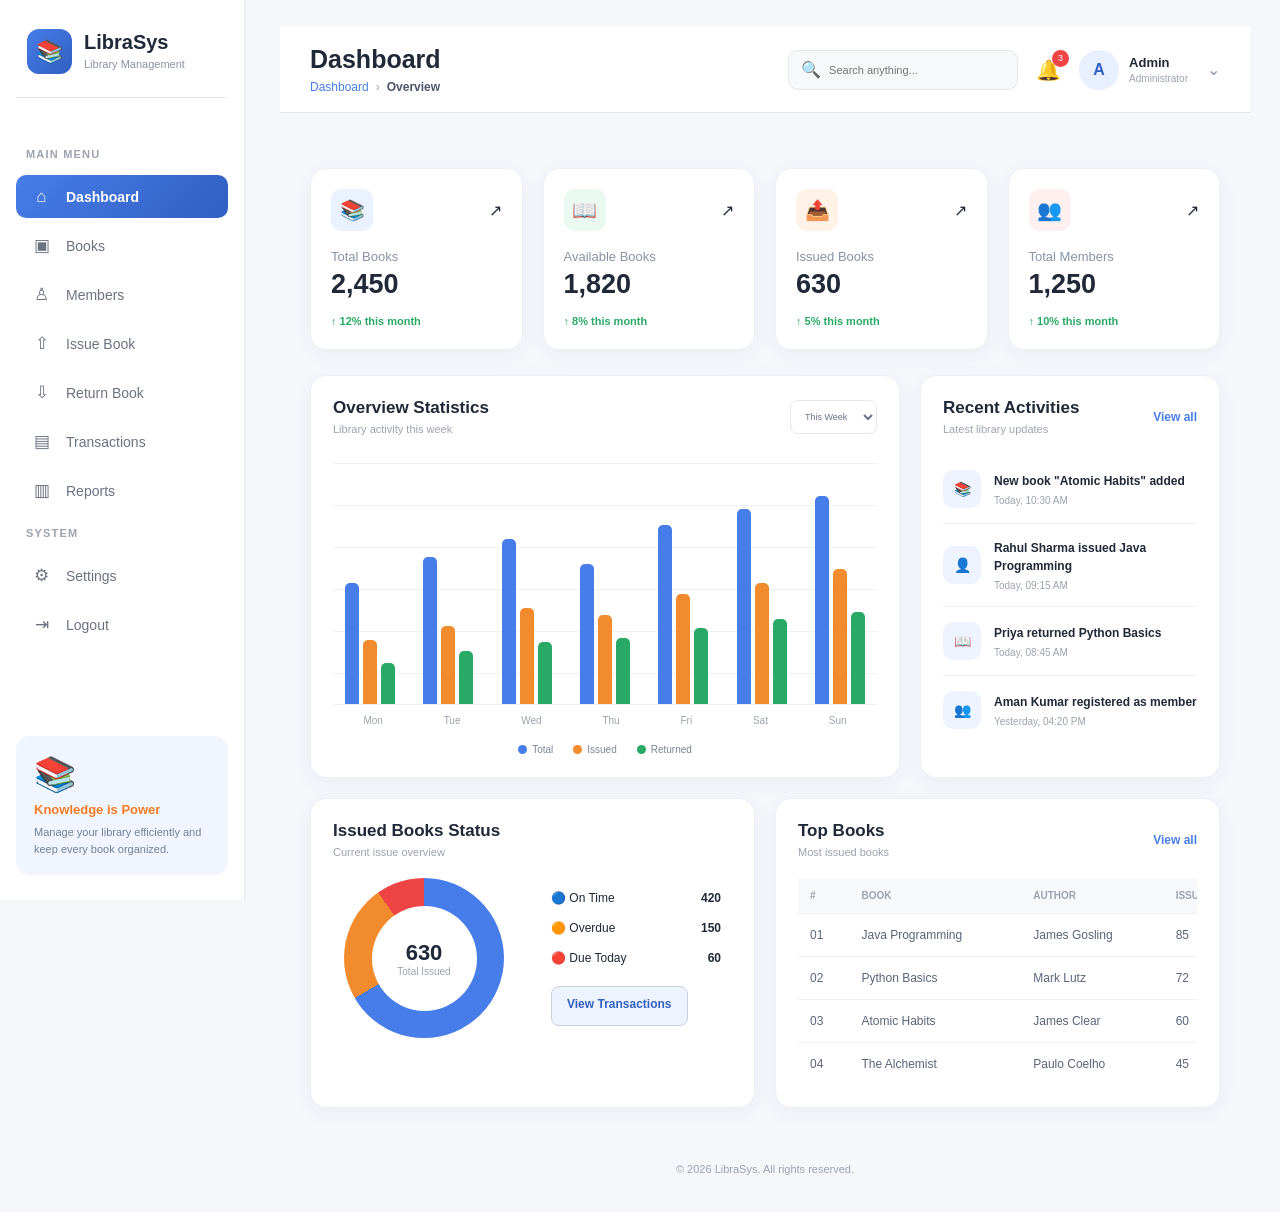
<file: index.html>
<!DOCTYPE html>
<html lang="en">

<head>
    <meta charset="UTF-8">
    <meta name="viewport" content="width=device-width, initial-scale=1.0">

    <title>Dashboard | LibraSys</title>

    <link rel="stylesheet" href="style.css">

    <style>

        /* =========================
           BASIC RESET
        ========================= */

        * {
            margin: 0;
            padding: 0;
            box-sizing: border-box;
        }

        body {
            font-family: Arial, sans-serif;
            background: #f5f7fb;
            color: #1f2937;
        }

        a {
            text-decoration: none;
            color: inherit;
        }


        /* =========================
           MAIN APP
        ========================= */

        .app {
            display: flex;
            min-height: 100vh;
        }


        /* =========================
           SIDEBAR - FLEXBOX
        ========================= */

        .sidebar {
            width: 245px;
            min-height: 100vh;
            background: white;
            border-right: 1px solid #e5e7eb;
            padding: 25px 16px;

            display: flex;
            flex-direction: column;
        }

        .brand {
            display: flex;
            align-items: center;
            gap: 12px;
            margin-bottom: 35px;
        }

        .logo {
            width: 45px;
            height: 45px;
            border-radius: 12px;

            display: flex;
            align-items: center;
            justify-content: center;

            background: linear-gradient(135deg, #477de8, #315fc2);
            color: white;
            font-size: 22px;
        }

        .brand h2 {
            font-size: 20px;
            color: #1f2937;
        }

        .brand small {
            color: #8993a4;
            font-size: 11px;
        }


        /* =========================
           NAVIGATION
        ========================= */

        .menu-title {
            font-size: 11px;
            font-weight: bold;
            color: #9ca3af;
            margin: 15px 10px;
        }

        .nav {
            display: flex;
            flex-direction: column;
            gap: 6px;
        }

        .nav a {
            display: flex;
            align-items: center;
            gap: 13px;

            padding: 12px 14px;

            border-radius: 10px;
            color: #6b7280;
            font-size: 14px;

            transition: 0.3s;
        }

        .nav a:hover {
            background: #eef4ff;
            color: #315fc2;
            transform: translateX(3px);
        }

        .nav a.active {
            background: linear-gradient(135deg, #477de8, #315fc2);
            color: white;
        }


        /* =========================
           SIDEBAR TIP
        ========================= */

        .side-tip {
            margin-top: auto;
            padding: 18px;

            background: #f0f5ff;
            border-radius: 14px;
        }

        .tip-icon {
            font-size: 24px;
            margin-bottom: 8px;
        }

        .side-tip b {
            font-size: 13px;
        }

        .side-tip p {
            font-size: 11px;
            color: #718096;
            line-height: 1.5;
            margin-top: 7px;
        }


        /* =========================
           MAIN CONTENT
        ========================= */

        .main {
            flex: 1;
            min-width: 0;
        }


        /* =========================
           TOPBAR - FLEXBOX
        ========================= */

        .topbar {
            min-height: 85px;
            background: white;
            border-bottom: 1px solid #e5e7eb;

            padding: 18px 30px;

            display: flex;
            justify-content: space-between;
            align-items: center;

            gap: 20px;
        }

        .title h1 {
            font-size: 25px;
            margin-bottom: 5px;
        }

        .crumb {
            display: flex;
            align-items: center;
            gap: 7px;
            font-size: 12px;
            color: #9ca3af;
        }

        .crumb a {
            color: #477de8;
        }

        .top-right {
            display: flex;
            align-items: center;
            gap: 18px;
        }

        .global-search {
            width: 230px;
            height: 40px;

            display: flex;
            align-items: center;
            gap: 8px;

            background: #f7f8fa;
            border: 1px solid #e5e7eb;
            border-radius: 10px;

            padding: 0 12px;
        }

        .global-search input {
            width: 100%;
            border: none;
            outline: none;
            background: transparent;
        }

        .bell {
            position: relative;
            font-size: 20px;
            cursor: pointer;
        }

        .bell i {
            position: absolute;
            top: -8px;
            right: -8px;

            width: 17px;
            height: 17px;

            border-radius: 50%;

            display: flex;
            align-items: center;
            justify-content: center;

            background: #ef4444;
            color: white;

            font-size: 9px;
            font-style: normal;
        }

        .profile {
            display: flex;
            align-items: center;
            gap: 10px;
        }

        .avatar {
            width: 40px;
            height: 40px;

            border-radius: 50%;

            background: #e8efff;
            color: #315fc2;

            display: flex;
            align-items: center;
            justify-content: center;

            font-weight: bold;
        }

        .profile b {
            font-size: 13px;
        }

        .profile small {
            display: block;
            color: #9ca3af;
            font-size: 10px;
            margin-top: 3px;
        }


        /* =========================
           CONTENT
        ========================= */

        .content {
            padding: 30px;
        }


        /* =========================
           STATS - CSS GRID
        ========================= */

        .stats {
            display: grid;

            grid-template-columns:
                repeat(4, minmax(0, 1fr));

            gap: 20px;

            margin-bottom: 25px;
        }

        .stat-link {
            display: block;
        }

        .stat {
            background: white;
            border: 1px solid #edf0f5;
            border-radius: 16px;

            padding: 20px;

            min-height: 155px;

            box-shadow: 0 5px 20px rgba(40, 60, 100, 0.05);

            transition: 0.3s;
        }

        .stat:hover {
            transform: translateY(-5px);
            box-shadow: 0 12px 30px rgba(40, 60, 100, 0.10);
        }

        .stat-head {
            display: flex;
            justify-content: space-between;
            align-items: center;

            margin-bottom: 18px;
        }

        .stat-icon {
            width: 42px;
            height: 42px;

            display: flex;
            align-items: center;
            justify-content: center;

            border-radius: 11px;

            font-size: 20px;
        }

        .s-blue {
            background: #eaf1ff;
        }

        .s-green {
            background: #eafaf1;
        }

        .s-orange {
            background: #fff3e8;
        }

        .s-red {
            background: #fff0f0;
        }

        .stat p {
            font-size: 13px;
            color: #8993a4;
            margin-bottom: 5px;
        }

        .stat h2 {
            font-size: 27px;
        }

        .growth {
            display: inline-block;
            margin-top: 10px;

            font-size: 11px;
            color: #29a966;
        }


        /* =========================
           CARDS
        ========================= */

        .card {
            background: white;
            border: 1px solid #edf0f5;
            border-radius: 16px;

            padding: 22px;

            box-shadow: 0 5px 20px rgba(40, 60, 100, 0.05);
        }

        .card-head {
            display: flex;
            justify-content: space-between;
            align-items: center;

            margin-bottom: 20px;

            gap: 15px;
        }

        .card-head h3 {
            font-size: 17px;
            margin-bottom: 5px;
        }

        .card-head p {
            color: #9ca3af;
            font-size: 11px;
        }

        .link {
            color: #477de8;
            font-size: 12px;
            font-weight: bold;
        }

        .select {
            border: 1px solid #e5e7eb;
            padding: 8px 10px;
            border-radius: 8px;
            background: white;
        }


        /* =========================
           MAJOR SECTION - CSS GRID
        ========================= */

        .dashboard-grid {
            display: grid;

            grid-template-columns:
                minmax(0, 2fr)
                minmax(300px, 1fr);

            gap: 20px;

            margin-bottom: 20px;
        }


        /* =========================
           CHART
        ========================= */

        .chart {
            height: 250px;

            display: flex;
            align-items: flex-end;
            justify-content: space-around;

            gap: 15px;

            padding: 20px 5px 0;

            border-bottom: 1px solid #edf0f5;
        }

        .bar-group {
            height: 100%;

            display: flex;
            align-items: flex-end;
            gap: 4px;
        }

        .bar {
            width: 14px;
            border-radius: 5px 5px 0 0;
            display: block;
        }

        .bar.a {
            background: #477de8;
        }

        .bar.b {
            background: #f28b2d;
        }

        .bar.c {
            background: #29a966;
        }

        .days {
            display: flex;
            justify-content: space-around;

            padding-top: 10px;

            font-size: 10px;
            color: #9ca3af;
        }

        .legend {
            display: flex;
            justify-content: center;
            gap: 20px;

            margin-top: 18px;

            font-size: 10px;
            color: #7b8494;
        }

        .legend span {
            display: flex;
            align-items: center;
            gap: 5px;
        }

        .legend i {
            width: 9px;
            height: 9px;
            border-radius: 50%;
        }


        /* =========================
           ACTIVITIES
        ========================= */

        .activity {
            display: flex;
            align-items: center;
            gap: 13px;

            padding: 15px 0;

            border-bottom: 1px solid #f0f1f4;
        }

        .activity:last-child {
            border-bottom: none;
        }

        .activity-icon {
            width: 38px;
            height: 38px;

            border-radius: 10px;

            display: flex;
            align-items: center;
            justify-content: center;

            background: #eef4ff;
        }

        .activity b {
            font-size: 12px;
        }

        .activity small {
            display: block;
            margin-top: 5px;

            color: #9ca3af;
            font-size: 10px;
        }


        /* =========================
           BOTTOM GRID
        ========================= */

        .bottom-grid {
            display: grid;

            grid-template-columns:
                repeat(2, minmax(0, 1fr));

            gap: 20px;
        }


        /* =========================
           DONUT
        ========================= */

        .donut-wrap {
            display: flex;
            align-items: center;
            justify-content: space-around;

            gap: 25px;
        }

        .donut {
            width: 160px;
            height: 160px;

            border-radius: 50%;

            background:
                conic-gradient(
                    #477de8 0deg 240deg,
                    #f28b2d 240deg 325deg,
                    #ef4444 325deg 360deg
                );

            display: flex;
            align-items: center;
            justify-content: center;
        }

        .donut-center {
            width: 105px;
            height: 105px;

            border-radius: 50%;

            background: white;

            display: flex;
            flex-direction: column;
            align-items: center;
            justify-content: center;
        }

        .donut-center b {
            font-size: 22px;
        }

        .donut-center small {
            font-size: 10px;
            color: #9ca3af;
        }

        .status-line {
            display: flex;
            justify-content: space-between;

            min-width: 170px;

            margin-bottom: 16px;

            font-size: 12px;
        }

        .btn {
            display: inline-block;

            padding: 10px 15px;

            border-radius: 8px;

            background: #477de8;
            color: white;

            font-size: 12px;

            margin-top: 5px;
        }

        .btn.secondary {
            background: #eef4ff;
            color: #315fc2;
        }


        /* =========================
           TABLE
        ========================= */

        .table-wrap {
            overflow-x: auto;
        }

        .table {
            width: 100%;
            border-collapse: collapse;
            min-width: 450px;
        }

        .table th {
            text-align: left;

            font-size: 10px;
            color: #9ca3af;

            padding: 12px;

            border-bottom: 1px solid #edf0f5;
        }

        .table td {
            padding: 14px 12px;

            font-size: 12px;

            border-bottom: 1px solid #f1f2f5;
        }

        .table tr:last-child td {
            border-bottom: none;
        }


        /* =========================
           FOOTER
        ========================= */

        footer {
            text-align: center;

            padding: 25px;

            color: #9ca3af;

            font-size: 11px;
        }


        /* =====================================================
           RESPONSIVE DESIGN
        ===================================================== */

        /* TABLET */

        @media (max-width: 1100px) {

            .sidebar {
                width: 210px;
            }

            .stats {
                grid-template-columns: repeat(2, 1fr);
            }

            .dashboard-grid,
            .bottom-grid {
                grid-template-columns: 1fr;
            }

            .top-right {
                gap: 10px;
            }

            .global-search {
                width: 180px;
            }
        }


        /* SMALL TABLET */

        @media (max-width: 800px) {

            .sidebar {
                width: 75px;
                padding: 20px 10px;
            }

            .brand {
                justify-content: center;
            }

            .brand > div:last-child,
            .menu-title,
            .nav a span:last-child,
            .side-tip {
                display: none;
            }

            .nav a {
                justify-content: center;
                padding: 13px;
            }

            .logo {
                width: 45px;
            }

            .topbar {
                padding: 18px 20px;
            }

            .content {
                padding: 20px;
            }
        }


        /* MOBILE */

        @media (max-width: 600px) {

            .app {
                display: block;
            }

            .sidebar {
                width: 100%;
                min-height: auto;

                position: relative;

                padding: 12px;

                border-right: none;
                border-bottom: 1px solid #e5e7eb;
            }

            .brand {
                justify-content: flex-start;
                margin-bottom: 12px;
            }

            .brand > div:last-child {
                display: block;
            }

            .nav {
                flex-direction: row;

                overflow-x: auto;

                padding-bottom: 4px;
            }

            .nav a {
                flex-shrink: 0;
            }

            .nav a span:last-child {
                display: inline;
            }

            .menu-title,
            .side-tip {
                display: none;
            }

            .topbar {
                flex-direction: column;
                align-items: flex-start;

                padding: 18px;
            }

            .top-right {
                width: 100%;

                flex-wrap: wrap;
            }

            .global-search {
                width: 100%;
            }

            .content {
                padding: 15px;
            }

            .stats {
                grid-template-columns: 1fr;
                gap: 15px;
            }

            .dashboard-grid,
            .bottom-grid {
                grid-template-columns: 1fr;
            }

            .card {
                padding: 17px;
            }

            .card-head {
                align-items: flex-start;
                flex-direction: column;
            }

            .donut-wrap {
                flex-direction: column;
            }

            .chart {
                overflow-x: auto;
            }

            .profile {
                margin-left: auto;
            }
        }


        /* VERY SMALL MOBILE */

        @media (max-width: 400px) {

            .profile div:nth-child(2) {
                display: none;
            }

            .top-right {
                justify-content: space-between;
            }

            .stat h2 {
                font-size: 24px;
            }

            .donut {
                width: 140px;
                height: 140px;
            }

            .donut-center {
                width: 90px;
                height: 90px;
            }
        }

    </style>
</head>


<body>

<div class="app">

    <!-- ================= SIDEBAR ================= -->

    <aside class="sidebar">

        <div class="brand">

            <div class="logo">
                📚
            </div>

            <div>
                <h2>LibraSys</h2>
                <small>Library Management</small>
            </div>

        </div>


        <div class="menu-title">
            MAIN MENU
        </div>


        <nav class="nav">

            <a href="index.html" class="active">
                <span>⌂</span>
                <span>Dashboard</span>
            </a>

            <a href="books.html">
                <span>▣</span>
                <span>Books</span>
            </a>

            <a href="members.html">
                <span>♙</span>
                <span>Members</span>
            </a>

            <a href="issue-book.html">
                <span>⇧</span>
                <span>Issue Book</span>
            </a>

            <a href="return-book.html">
                <span>⇩</span>
                <span>Return Book</span>
            </a>

            <a href="transactions.html">
                <span>▤</span>
                <span>Transactions</span>
            </a>

            <a href="reports.html">
                <span>▥</span>
                <span>Reports</span>
            </a>

        </nav>


        <div class="menu-title">
            SYSTEM
        </div>


        <nav class="nav">

            <a href="settings.html">
                <span>⚙</span>
                <span>Settings</span>
            </a>

            <a href="logout.html">
                <span>⇥</span>
                <span>Logout</span>
            </a>

        </nav>


        <div class="side-tip">

            <div class="tip-icon">
                📚
            </div>

            <b>Knowledge is Power</b>

            <p>
                Manage your library efficiently
                and keep every book organized.
            </p>

        </div>

    </aside>


    <!-- ================= MAIN ================= -->

    <main class="main">


        <!-- TOPBAR -->

        <header class="topbar">

            <div class="title">

                <h1>Dashboard</h1>

                <div class="crumb">

                    <a href="index.html">
                        Dashboard
                    </a>

                    <span>›</span>

                    <b>Overview</b>

                </div>

            </div>


            <div class="top-right">

                <div class="global-search">

                    🔍

                    <input
                        type="text"
                        placeholder="Search anything..."
                    >

                </div>


                <div class="bell">

                    🔔

                    <i>3</i>

                </div>


                <div class="profile">

                    <div class="avatar">
                        A
                    </div>

                    <div>

                        <b>Admin</b>

                        <small>
                            Administrator
                        </small>

                    </div>

                    <span>⌄</span>

                </div>

            </div>

        </header>


        <!-- ================= CONTENT ================= -->

        <div class="content">


            <!-- ================= STATS ================= -->

            <section class="stats">


                <!-- TOTAL BOOKS -->

                <a href="books.html" class="stat-link">

                    <div class="stat">

                        <div class="stat-head">

                            <div class="stat-icon s-blue">
                                📚
                            </div>

                            <span>↗</span>

                        </div>

                        <p>Total Books</p>

                        <h2>2,450</h2>

                        <span class="growth">
                            ↑ 12% this month
                        </span>

                    </div>

                </a>


                <!-- AVAILABLE BOOKS -->

                <a href="books.html" class="stat-link">

                    <div class="stat">

                        <div class="stat-head">

                            <div class="stat-icon s-green">
                                📖
                            </div>

                            <span>↗</span>

                        </div>

                        <p>Available Books</p>

                        <h2>1,820</h2>

                        <span class="growth">
                            ↑ 8% this month
                        </span>

                    </div>

                </a>


                <!-- ISSUED BOOKS -->

                <a href="transactions.html" class="stat-link">

                    <div class="stat">

                        <div class="stat-head">

                            <div class="stat-icon s-orange">
                                📤
                            </div>

                            <span>↗</span>

                        </div>

                        <p>Issued Books</p>

                        <h2>630</h2>

                        <span class="growth">
                            ↑ 5% this month
                        </span>

                    </div>

                </a>


                <!-- MEMBERS -->

                <a href="members.html" class="stat-link">

                    <div class="stat">

                        <div class="stat-head">

                            <div class="stat-icon s-red">
                                👥
                            </div>

                            <span>↗</span>

                        </div>

                        <p>Total Members</p>

                        <h2>1,250</h2>

                        <span class="growth">
                            ↑ 10% this month
                        </span>

                    </div>

                </a>

            </section>


            <!-- ================= MAJOR GRID ================= -->

            <section class="dashboard-grid">


                <!-- OVERVIEW -->

                <div class="card">

                    <div class="card-head">

                        <div>

                            <h3>
                                Overview Statistics
                            </h3>

                            <p>
                                Library activity this week
                            </p>

                        </div>

                        <select class="select">

                            <option>This Week</option>
                            <option>This Month</option>
                            <option>This Year</option>

                        </select>

                    </div>


                    <div class="chart">

                        <div class="bar-group">
                            <i class="bar a" style="height:53%"></i>
                            <i class="bar b" style="height:28%"></i>
                            <i class="bar c" style="height:18%"></i>
                        </div>

                        <div class="bar-group">
                            <i class="bar a" style="height:64%"></i>
                            <i class="bar b" style="height:34%"></i>
                            <i class="bar c" style="height:23%"></i>
                        </div>

                        <div class="bar-group">
                            <i class="bar a" style="height:72%"></i>
                            <i class="bar b" style="height:42%"></i>
                            <i class="bar c" style="height:27%"></i>
                        </div>

                        <div class="bar-group">
                            <i class="bar a" style="height:61%"></i>
                            <i class="bar b" style="height:39%"></i>
                            <i class="bar c" style="height:29%"></i>
                        </div>

                        <div class="bar-group">
                            <i class="bar a" style="height:78%"></i>
                            <i class="bar b" style="height:48%"></i>
                            <i class="bar c" style="height:33%"></i>
                        </div>

                        <div class="bar-group">
                            <i class="bar a" style="height:85%"></i>
                            <i class="bar b" style="height:53%"></i>
                            <i class="bar c" style="height:37%"></i>
                        </div>

                        <div class="bar-group">
                            <i class="bar a" style="height:91%"></i>
                            <i class="bar b" style="height:59%"></i>
                            <i class="bar c" style="height:40%"></i>
                        </div>

                    </div>


                    <div class="days">
                        <span>Mon</span>
                        <span>Tue</span>
                        <span>Wed</span>
                        <span>Thu</span>
                        <span>Fri</span>
                        <span>Sat</span>
                        <span>Sun</span>
                    </div>


                    <div class="legend">

                        <span>
                            <i style="background:#477de8"></i>
                            Total
                        </span>

                        <span>
                            <i style="background:#f28b2d"></i>
                            Issued
                        </span>

                        <span>
                            <i style="background:#29a966"></i>
                            Returned
                        </span>

                    </div>

                </div>


                <!-- RECENT ACTIVITIES -->

                <div class="card">

                    <div class="card-head">

                        <div>

                            <h3>
                                Recent Activities
                            </h3>

                            <p>
                                Latest library updates
                            </p>

                        </div>

                        <a
                            href="transactions.html"
                            class="link"
                        >
                            View all
                        </a>

                    </div>


                    <div class="activity">

                        <div class="activity-icon">
                            📚
                        </div>

                        <div>

                            <b>
                                New book "Atomic Habits" added
                            </b>

                            <small>
                                Today, 10:30 AM
                            </small>

                        </div>

                    </div>


                    <div class="activity">

                        <div class="activity-icon">
                            👤
                        </div>

                        <div>

                            <b>
                                Rahul Sharma issued Java Programming
                            </b>

                            <small>
                                Today, 09:15 AM
                            </small>

                        </div>

                    </div>


                    <div class="activity">

                        <div class="activity-icon">
                            📖
                        </div>

                        <div>

                            <b>
                                Priya returned Python Basics
                            </b>

                            <small>
                                Today, 08:45 AM
                            </small>

                        </div>

                    </div>


                    <div class="activity">

                        <div class="activity-icon">
                            👥
                        </div>

                        <div>

                            <b>
                                Aman Kumar registered as member
                            </b>

                            <small>
                                Yesterday, 04:20 PM
                            </small>

                        </div>

                    </div>

                </div>

            </section>


            <!-- ================= BOTTOM GRID ================= -->

            <section class="bottom-grid">


                <!-- ISSUED STATUS -->

                <div class="card">

                    <div class="card-head">

                        <div>

                            <h3>
                                Issued Books Status
                            </h3>

                            <p>
                                Current issue overview
                            </p>

                        </div>

                    </div>


                    <div class="donut-wrap">

                        <div class="donut">

                            <div class="donut-center">

                                <b>630</b>

                                <small>
                                    Total Issued
                                </small>

                            </div>

                        </div>


                        <div>

                            <div class="status-line">
                                <span>🔵 On Time</span>
                                <b>420</b>
                            </div>

                            <div class="status-line">
                                <span>🟠 Overdue</span>
                                <b>150</b>
                            </div>

                            <div class="status-line">
                                <span>🔴 Due Today</span>
                                <b>60</b>
                            </div>


                            <a
                                href="transactions.html"
                                class="btn secondary"
                            >
                                View Transactions
                            </a>

                        </div>

                    </div>

                </div>


                <!-- TOP BOOKS -->

                <div class="card">

                    <div class="card-head">

                        <div>

                            <h3>
                                Top Books
                            </h3>

                            <p>
                                Most issued books
                            </p>

                        </div>

                        <a
                            href="books.html"
                            class="link"
                        >
                            View all
                        </a>

                    </div>


                    <div class="table-wrap">

                        <table class="table">

                            <thead>

                                <tr>

                                    <th>#</th>
                                    <th>BOOK</th>
                                    <th>AUTHOR</th>
                                    <th>ISSUED</th>

                                </tr>

                            </thead>


                            <tbody>

                                <tr>
                                    <td>01</td>
                                    <td>Java Programming</td>
                                    <td>James Gosling</td>
                                    <td>85</td>
                                </tr>

                                <tr>
                                    <td>02</td>
                                    <td>Python Basics</td>
                                    <td>Mark Lutz</td>
                                    <td>72</td>
                                </tr>

                                <tr>
                                    <td>03</td>
                                    <td>Atomic Habits</td>
                                    <td>James Clear</td>
                                    <td>60</td>
                                </tr>

                                <tr>
                                    <td>04</td>
                                    <td>The Alchemist</td>
                                    <td>Paulo Coelho</td>
                                    <td>45</td>
                                </tr>

                            </tbody>

                        </table>

                    </div>

                </div>

            </section>


        </div>


        <footer>
            © 2026 LibraSys. All rights reserved.
        </footer>


    </main>

</div>

</body>
</html>
</file>
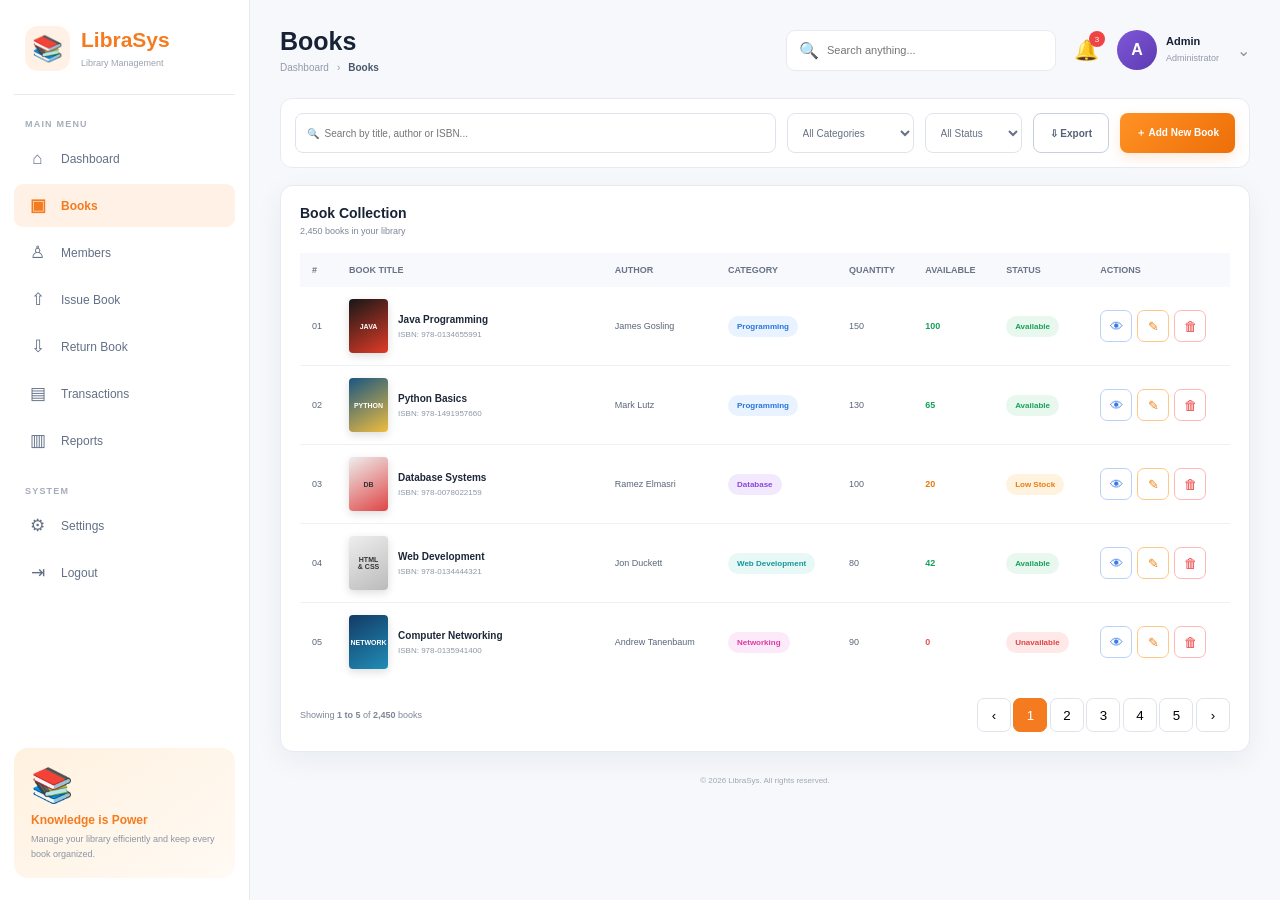
<file: books.html>
<!DOCTYPE html>
<html lang="en">

<head>

    <meta charset="UTF-8">

    <meta
        name="viewport"
        content="width=device-width, initial-scale=1.0"
    >

    <title>Books | LibraSys</title>

    <link
        rel="stylesheet"
        href="style.css"
    >

</head>

<body>

<div class="app">


    <!-- =====================================
         SIDEBAR
    ====================================== -->

    <aside class="sidebar">

        <!-- BRAND -->

        <div class="brand">

            <div class="logo">
                📚
            </div>

            <div>

                <h2>
                    LibraSys
                </h2>

                <small>
                    Library Management
                </small>

            </div>

        </div>


        <!-- MAIN MENU -->

        <div class="menu-title">
            MAIN MENU
        </div>


        <nav class="nav">

            <a href="index.html">

                <span>⌂</span>

                <span>
                    Dashboard
                </span>

            </a>


            <a
                href="books.html"
                class="active"
            >

                <span>▣</span>

                <span>
                    Books
                </span>

            </a>


            <a href="members.html">

                <span>♙</span>

                <span>
                    Members
                </span>

            </a>


            <a href="issue-book.html">

                <span>⇧</span>

                <span>
                    Issue Book
                </span>

            </a>


            <a href="return-book.html">

                <span>⇩</span>

                <span>
                    Return Book
                </span>

            </a>


            <a href="transactions.html">

                <span>▤</span>

                <span>
                    Transactions
                </span>

            </a>


            <a href="reports.html">

                <span>▥</span>

                <span>
                    Reports
                </span>

            </a>

        </nav>


        <!-- SYSTEM -->

        <div class="menu-title">
            SYSTEM
        </div>


        <nav class="nav">

            <a href="settings.html">

                <span>⚙</span>

                <span>
                    Settings
                </span>

            </a>


            <a href="logout.html">

                <span>⇥</span>

                <span>
                    Logout
                </span>

            </a>

        </nav>


        <!-- SIDEBAR TIP -->

        <div class="side-tip">

            <div class="tip-icon">
                📚
            </div>

            <b>
                Knowledge is Power
            </b>

            <p>
                Manage your library efficiently
                and keep every book organized.
            </p>

        </div>

    </aside>



    <!-- =====================================
         MAIN
    ====================================== -->

    <main class="main">


        <!-- =================================
             TOP BAR
        ================================== -->

        <header class="topbar">


            <!-- TITLE -->

            <div class="title">

                <h1>
                    Books
                </h1>

                <div class="crumb">

                    <a href="index.html">
                        Dashboard
                    </a>

                    <span>
                        ›
                    </span>

                    <b>
                        Books
                    </b>

                </div>

            </div>


            <!-- RIGHT SIDE -->

            <div class="top-right">


                <!-- SEARCH -->

                <div class="global-search">

                    🔍

                    <input
                        type="text"
                        placeholder="Search anything..."
                    >

                </div>


                <!-- NOTIFICATION -->

                <div class="bell">

                    🔔

                    <i>
                        3
                    </i>

                </div>


                <!-- PROFILE -->

                <div class="profile">

                    <div class="avatar">
                        A
                    </div>

                    <div>

                        <b>
                            Admin
                        </b>

                        <small>
                            Administrator
                        </small>

                    </div>

                    <span>
                        ⌄
                    </span>

                </div>

            </div>

        </header>



        <!-- =====================================
             SEARCH + FILTER TOOLBAR
        ====================================== -->

        <div class="toolbar">


            <!-- SEARCH BOOK -->

            <input
                type="text"
                placeholder="🔍  Search by title, author or ISBN..."
            >


            <!-- CATEGORY -->

            <select>

                <option>
                    All Categories
                </option>

                <option>
                    Programming
                </option>

                <option>
                    Database
                </option>

                <option>
                    Web Development
                </option>

                <option>
                    Networking
                </option>

                <option>
                    Fiction
                </option>

            </select>


            <!-- STATUS -->

            <select>

                <option>
                    All Status
                </option>

                <option>
                    Available
                </option>

                <option>
                    Low Stock
                </option>

                <option>
                    Unavailable
                </option>

            </select>


            <!-- EXPORT -->

            <button class="btn secondary">

                ⇩
                Export

            </button>


            <!-- ADD BOOK -->

            <button class="btn primary">

                ＋
                Add New Book

            </button>

        </div>



        <!-- =====================================
             BOOK COLLECTION
        ====================================== -->

        <div class="card">


            <!-- CARD HEADER -->

            <div class="card-head">

                <div>

                    <h3>
                        Book Collection
                    </h3>

                    <p>
                        2,450 books in your library
                    </p>

                </div>

            </div>



            <!-- =================================
                 TABLE
            ================================== -->

            <div class="table-wrap">

                <table class="table">


                    <!-- TABLE HEAD -->

                    <thead>

                        <tr>

                            <th>
                                #
                            </th>

                            <th>
                                BOOK TITLE
                            </th>

                            <th>
                                AUTHOR
                            </th>

                            <th>
                                CATEGORY
                            </th>

                            <th>
                                QUANTITY
                            </th>

                            <th>
                                AVAILABLE
                            </th>

                            <th>
                                STATUS
                            </th>

                            <th>
                                ACTIONS
                            </th>

                        </tr>

                    </thead>



                    <tbody>


                        <!-- =================================
                             BOOK 1
                        ================================== -->

                        <tr>

                            <td>
                                01
                            </td>


                            <td>

                                <div class="book-title">


                                    <div class="cover c1">

                                        JAVA

                                    </div>


                                    <div>

                                        <strong>
                                            Java Programming
                                        </strong>

                                        <small>
                                            ISBN: 978-0134655991
                                        </small>

                                    </div>

                                </div>

                            </td>


                            <td>
                                James Gosling
                            </td>


                            <td>

                                <span class="tag tag-blue">

                                    Programming

                                </span>

                            </td>


                            <td>
                                150
                            </td>


                            <td
                                style="
                                color:#18a05a;
                                font-weight:700;
                                "
                            >
                                100
                            </td>


                            <td>

                                <span class="badge available">

                                    Available

                                </span>

                            </td>


                            <td>

                                <div class="actions">


                                    <button
                                        class="view"
                                        title="View"
                                    >
                                        👁
                                    </button>


                                    <button
                                        class="edit"
                                        title="Edit"
                                    >
                                        ✎
                                    </button>


                                    <button
                                        class="delete"
                                        title="Delete"
                                    >
                                        🗑
                                    </button>

                                </div>

                            </td>

                        </tr>



                        <!-- =================================
                             BOOK 2
                        ================================== -->

                        <tr>

                            <td>
                                02
                            </td>


                            <td>

                                <div class="book-title">


                                    <div class="cover c2">

                                        PYTHON

                                    </div>


                                    <div>

                                        <strong>
                                            Python Basics
                                        </strong>

                                        <small>
                                            ISBN: 978-1491957660
                                        </small>

                                    </div>

                                </div>

                            </td>


                            <td>
                                Mark Lutz
                            </td>


                            <td>

                                <span class="tag tag-blue">

                                    Programming

                                </span>

                            </td>


                            <td>
                                130
                            </td>


                            <td
                                style="
                                color:#18a05a;
                                font-weight:700;
                                "
                            >
                                65
                            </td>


                            <td>

                                <span class="badge available">

                                    Available

                                </span>

                            </td>


                            <td>

                                <div class="actions">

                                    <button class="view">
                                        👁
                                    </button>

                                    <button class="edit">
                                        ✎
                                    </button>

                                    <button class="delete">
                                        🗑
                                    </button>

                                </div>

                            </td>

                        </tr>



                        <!-- =================================
                             BOOK 3
                        ================================== -->

                        <tr>

                            <td>
                                03
                            </td>


                            <td>

                                <div class="book-title">


                                    <div class="cover c3">

                                        DB

                                    </div>


                                    <div>

                                        <strong>
                                            Database Systems
                                        </strong>

                                        <small>
                                            ISBN: 978-0078022159
                                        </small>

                                    </div>

                                </div>

                            </td>


                            <td>
                                Ramez Elmasri
                            </td>


                            <td>

                                <span class="tag tag-purple">

                                    Database

                                </span>

                            </td>


                            <td>
                                100
                            </td>


                            <td
                                style="
                                color:#e9790d;
                                font-weight:700;
                                "
                            >
                                20
                            </td>


                            <td>

                                <span class="badge low">

                                    Low Stock

                                </span>

                            </td>


                            <td>

                                <div class="actions">

                                    <button class="view">
                                        👁
                                    </button>

                                    <button class="edit">
                                        ✎
                                    </button>

                                    <button class="delete">
                                        🗑
                                    </button>

                                </div>

                            </td>

                        </tr>



                        <!-- =================================
                             BOOK 4
                        ================================== -->

                        <tr>

                            <td>
                                04
                            </td>


                            <td>

                                <div class="book-title">


                                    <div class="cover c4">

                                        HTML
                                        <br>
                                        & CSS

                                    </div>


                                    <div>

                                        <strong>
                                            Web Development
                                        </strong>

                                        <small>
                                            ISBN: 978-0134444321
                                        </small>

                                    </div>

                                </div>

                            </td>


                            <td>
                                Jon Duckett
                            </td>


                            <td>

                                <span class="tag tag-teal">

                                    Web Development

                                </span>

                            </td>


                            <td>
                                80
                            </td>


                            <td
                                style="
                                color:#18a05a;
                                font-weight:700;
                                "
                            >
                                42
                            </td>


                            <td>

                                <span class="badge available">

                                    Available

                                </span>

                            </td>


                            <td>

                                <div class="actions">

                                    <button class="view">
                                        👁
                                    </button>

                                    <button class="edit">
                                        ✎
                                    </button>

                                    <button class="delete">
                                        🗑
                                    </button>

                                </div>

                            </td>

                        </tr>



                        <!-- =================================
                             BOOK 5
                        ================================== -->

                        <tr>

                            <td>
                                05
                            </td>


                            <td>

                                <div class="book-title">


                                    <div class="cover c5">

                                        NETWORK

                                    </div>


                                    <div>

                                        <strong>
                                            Computer Networking
                                        </strong>

                                        <small>
                                            ISBN: 978-0135941400
                                        </small>

                                    </div>

                                </div>

                            </td>


                            <td>
                                Andrew Tanenbaum
                            </td>


                            <td>

                                <span class="tag tag-pink">

                                    Networking

                                </span>

                            </td>


                            <td>
                                90
                            </td>


                            <td
                                style="
                                color:#e65353;
                                font-weight:700;
                                "
                            >
                                0
                            </td>


                            <td>

                                <span class="badge unavailable">

                                    Unavailable

                                </span>

                            </td>


                            <td>

                                <div class="actions">

                                    <button class="view">
                                        👁
                                    </button>

                                    <button class="edit">
                                        ✎
                                    </button>

                                    <button class="delete">
                                        🗑
                                    </button>

                                </div>

                            </td>

                        </tr>


                    </tbody>

                </table>

            </div>



            <!-- =====================================
                 PAGINATION
            ====================================== -->

            <div class="pagination">


                <span>

                    Showing
                    <b>
                        1 to 5
                    </b>
                    of
                    <b>
                        2,450
                    </b>
                    books

                </span>


                <div>

                    <button>
                        ‹
                    </button>

                    <button class="current">
                        1
                    </button>

                    <button>
                        2
                    </button>

                    <button>
                        3
                    </button>

                    <button>
                        4
                    </button>

                    <button>
                        5
                    </button>

                    <button>
                        ›
                    </button>

                </div>

            </div>

        </div>



        <!-- =====================================
             FOOTER
        ====================================== -->

        <footer>

            © 2026 LibraSys.
            All rights reserved.

        </footer>


    </main>

</div>

</body>

</html>
</file>
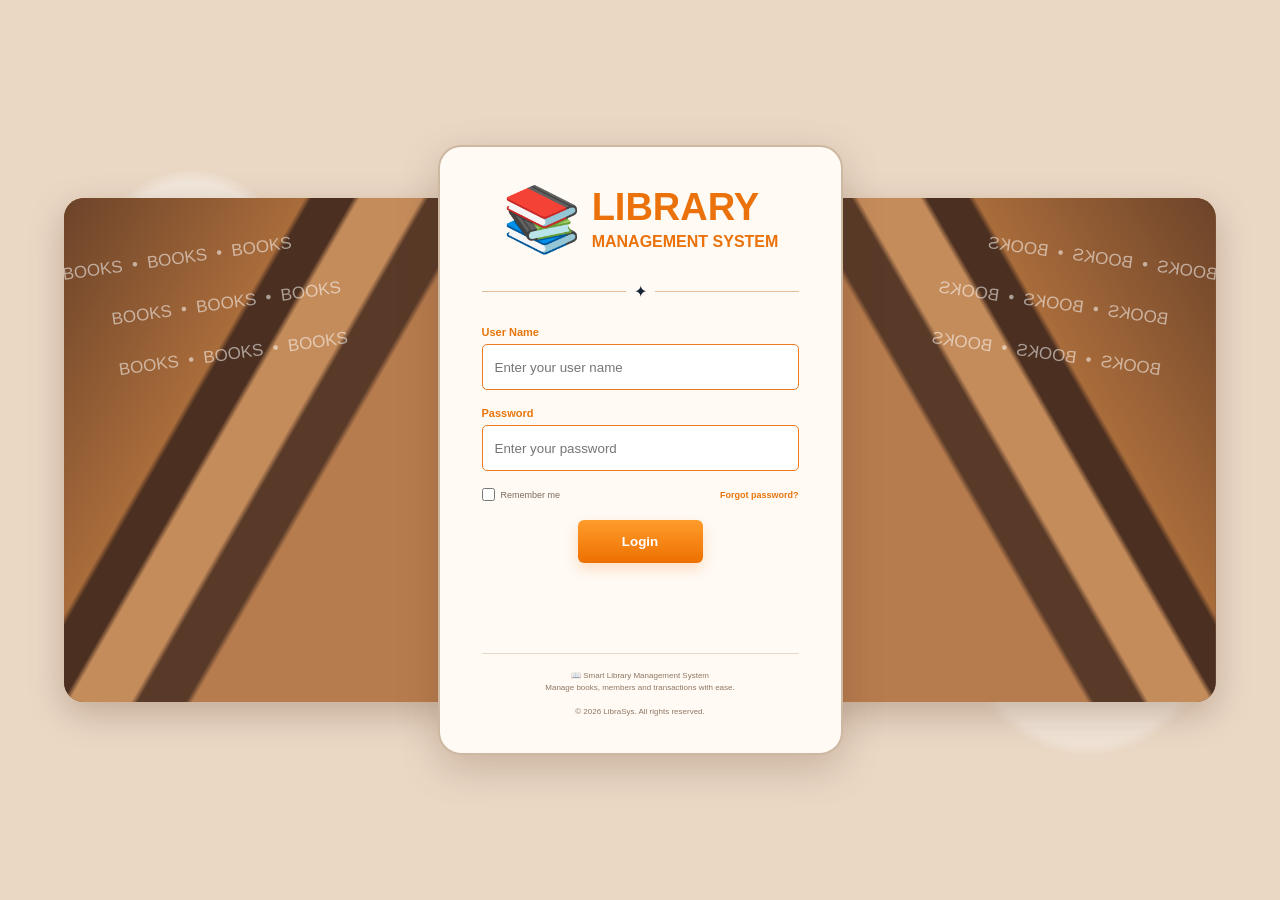
<file: login.html>
<!DOCTYPE html>
<html lang="en">

<head>
    <meta charset="UTF-8">

    <meta
        name="viewport"
        content="width=device-width, initial-scale=1.0"
    >

    <title>Login | LibraSys</title>

    <!-- Main CSS -->
    <link rel="stylesheet" href="style.css">
</head>

<body class="login-page">

    <!-- Background Decoration -->
    <div class="login-bg"></div>

    <!-- Left Library Decoration -->
    <div class="login-photo left-photo"></div>

    <!-- Right Library Decoration -->
    <div class="login-photo right-photo"></div>


    <!-- =========================
         LOGIN CARD
    ========================== -->

    <section class="login-panel">

        <!-- Logo -->
        <div class="login-brand">

            <div class="big-book">
                📚
            </div>

            <div>
                <h1>LIBRARY</h1>

                <h2>
                    MANAGEMENT SYSTEM
                </h2>
            </div>

        </div>


        <!-- Decorative Line -->
        <div class="login-line">

            <span></span>

            ✦

            <span></span>

        </div>


        <!-- =========================
             LOGIN FORM
        ========================== -->

        <form
            class="login-form"
            action="index.html"
            method="get"
        >

            <!-- USERNAME -->

            <div class="login-field">

                <label for="username">
                    User Name
                </label>

                <input
                    type="text"
                    id="username"
                    name="username"
                    placeholder="Enter your user name"
                    autocomplete="username"
                    required
                >

            </div>


            <!-- PASSWORD -->

            <div class="login-field">

                <label for="password">
                    Password
                </label>

                <input
                    type="password"
                    id="password"
                    name="password"
                    placeholder="Enter your password"
                    autocomplete="current-password"
                    required
                >

            </div>


            <!-- OPTIONS -->

            <div class="remember">

                <label>

                    <input
                        type="checkbox"
                        name="remember"
                    >

                    Remember me

                </label>


                <a href="#">
                    Forgot password?
                </a>

            </div>


            <!-- LOGIN BUTTON -->

            <button
                type="submit"
                class="login-btn"
            >
                Login
            </button>

        </form>


        <!-- =========================
             FOOTER
        ========================== -->

        <div class="login-footer">

            📖 Smart Library Management System

            <br>

            Manage books, members and
            transactions with ease.

            <br><br>

            © 2026 LibraSys.
            All rights reserved.

        </div>

    </section>

</body>

</html>
</file>
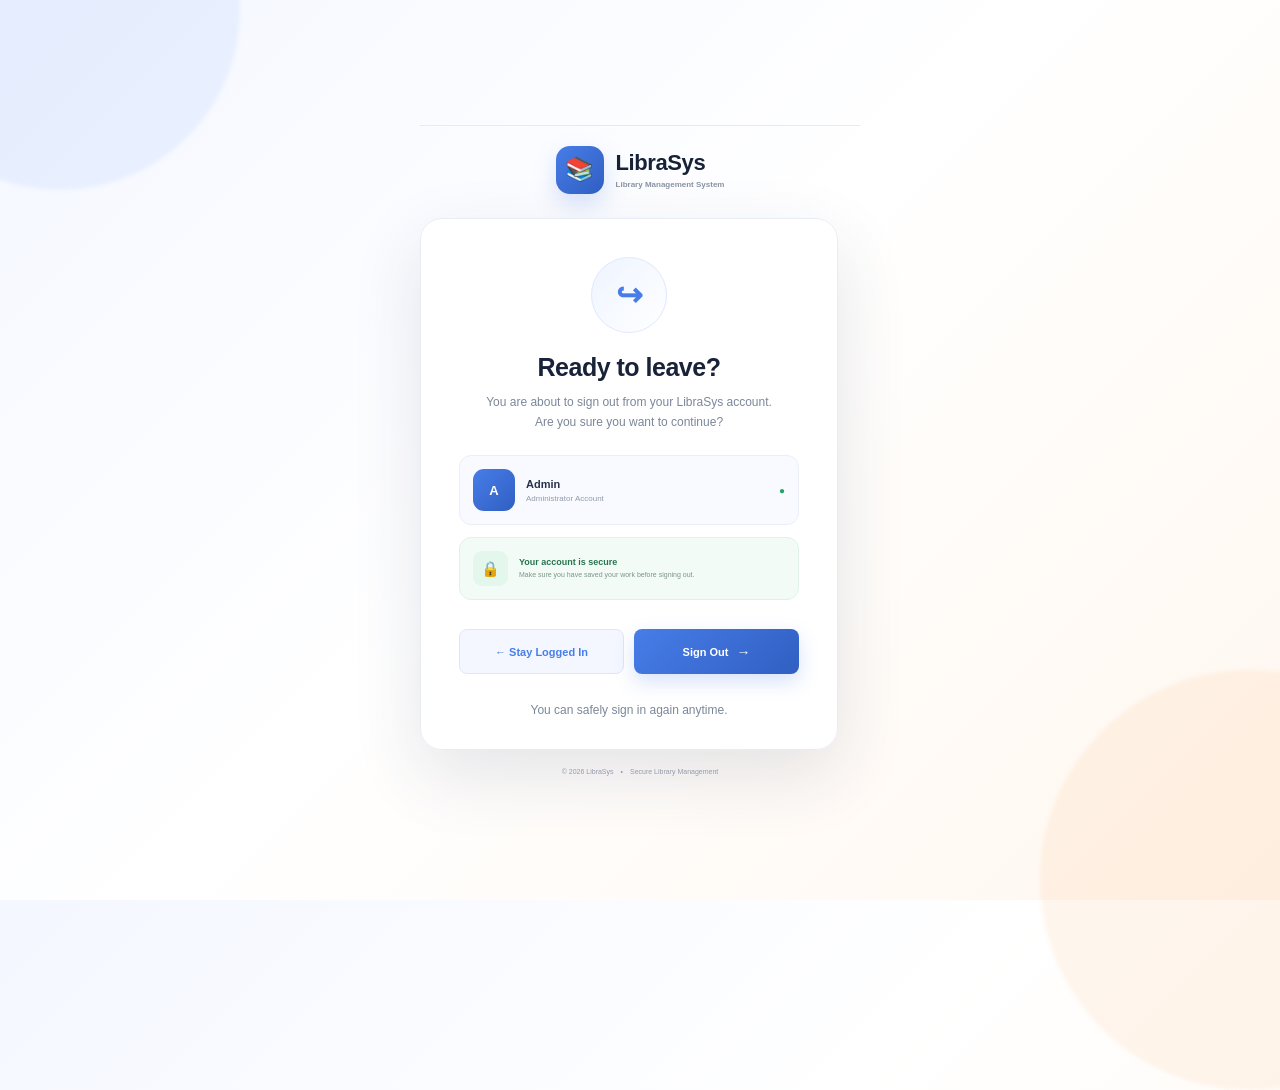
<file: logout.html>
<!DOCTYPE html>
<html lang="en">

<head>

    <meta charset="UTF-8">

    <meta
        name="viewport"
        content="width=device-width, initial-scale=1.0"
    >

    <title>Logout | LibraSys</title>

    <link rel="stylesheet" href="style.css">

</head>


<body class="logout-page">


    <!-- BACKGROUND DECORATION -->

    <div class="logout-shape shape-one"></div>

    <div class="logout-shape shape-two"></div>



    <!-- LOGOUT WRAPPER -->

    <div class="logout-wrapper">


        <!-- BRAND -->

        <div class="logout-brand">

            <div class="logout-brand-icon">
                📚
            </div>

            <div>

                <h1>
                    LibraSys
                </h1>

                <span>
                    Library Management System
                </span>

            </div>

        </div>



        <!-- MAIN CARD -->

        <div class="logout-card">


            <!-- TOP ICON -->

            <div class="logout-icon-box">

                <div class="logout-icon">
                    ↪
                </div>

            </div>



            <!-- CONTENT -->

            <h2>
                Ready to leave?
            </h2>

            <p class="logout-description">

                You are about to sign out from your
                LibraSys account.

                <br>

                Are you sure you want to continue?

            </p>



            <!-- USER INFO -->

            <div class="logout-user">

                <div class="logout-avatar">
                    A
                </div>

                <div class="logout-user-info">

                    <strong>
                        Admin
                    </strong>

                    <span>
                        Administrator Account
                    </span>

                </div>

                <div class="logout-status">
                    ●
                </div>

            </div>



            <!-- SECURITY -->

            <div class="logout-safe">

                <div class="safe-icon">
                    🔒
                </div>

                <div>

                    <strong>
                        Your account is secure
                    </strong>

                    <span>
                        Make sure you have saved your work
                        before signing out.
                    </span>

                </div>

            </div>



            <!-- BUTTONS -->

            <div class="logout-buttons">


                <a
                    href="index.html"
                    class="stay-btn"
                >
                    ← Stay Logged In
                </a>


                <a
                    href="login.html"
                    class="signout-btn"
                >
                    Sign Out
                    <span>→</span>
                </a>


            </div>



            <!-- SMALL TEXT -->

            <p class="logout-help">

                You can safely sign in again anytime.

            </p>

        </div>



        <!-- FOOTER -->

        <div class="logout-footer">

            <span>
                © 2026 LibraSys
            </span>

            <span>
                •
            </span>

            <span>
                Secure Library Management
            </span>

        </div>


    </div>

</body>

</html>
</file>
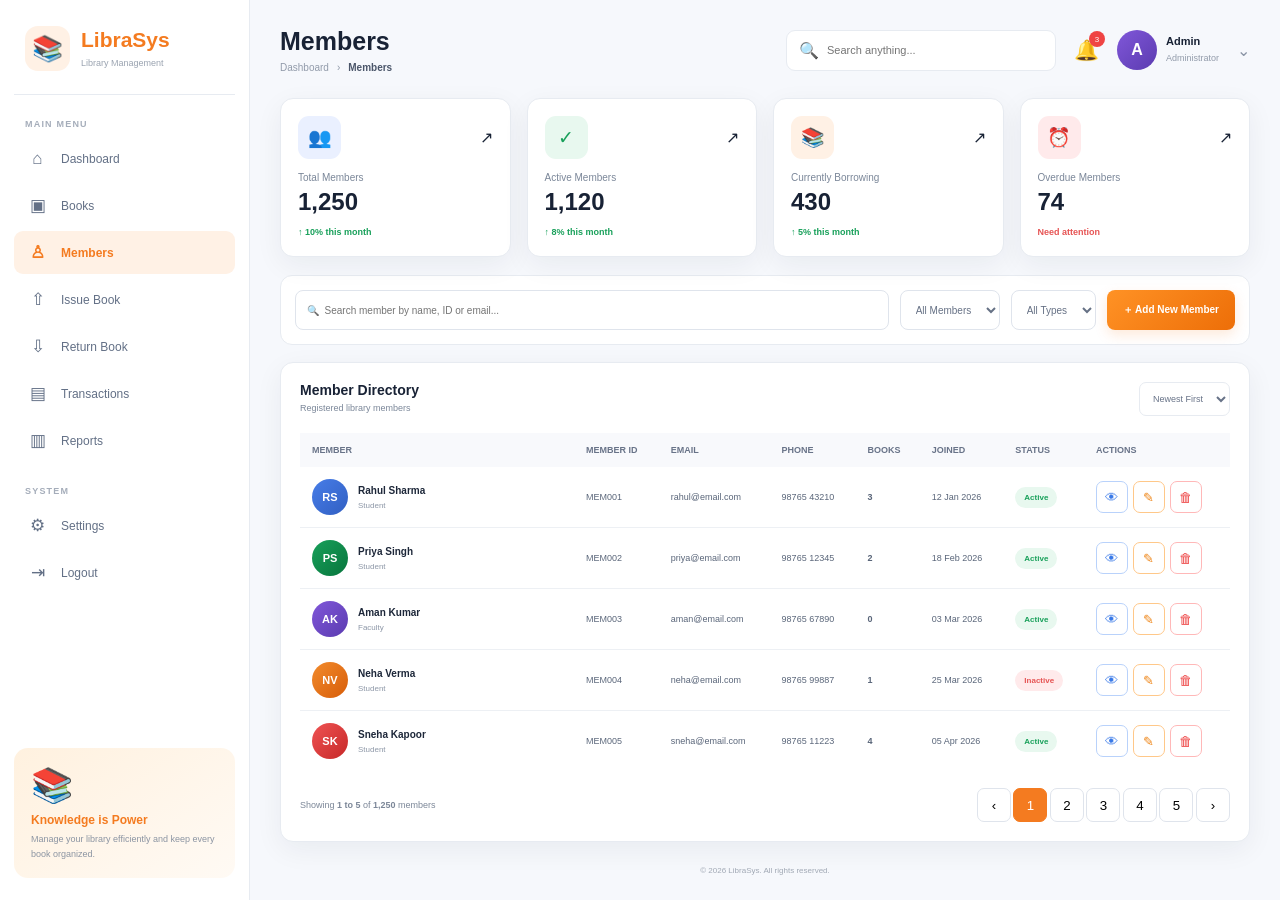
<file: members.html>
<!DOCTYPE html>
<html lang="en">

<head>

    <meta charset="UTF-8">

    <meta
        name="viewport"
        content="width=device-width, initial-scale=1.0"
    >

    <title>Members | LibraSys</title>

    <link
        rel="stylesheet"
        href="style.css"
    >

</head>

<body>

<div class="app">


    <!-- =====================================
         SIDEBAR
    ====================================== -->

    <aside class="sidebar">

        <!-- BRAND -->

        <div class="brand">

            <div class="logo">
                📚
            </div>

            <div>

                <h2>
                    LibraSys
                </h2>

                <small>
                    Library Management
                </small>

            </div>

        </div>


        <!-- MAIN MENU -->

        <div class="menu-title">
            MAIN MENU
        </div>


        <nav class="nav">

            <!-- Dashboard -->

            <a href="index.html">

                <span>⌂</span>

                <span>
                    Dashboard
                </span>

            </a>


            <!-- Books -->

            <a href="books.html">

                <span>▣</span>

                <span>
                    Books
                </span>

            </a>


            <!-- Members -->

            <a
                href="members.html"
                class="active"
            >

                <span>♙</span>

                <span>
                    Members
                </span>

            </a>


            <!-- Issue -->

            <a href="issue-book.html">

                <span>⇧</span>

                <span>
                    Issue Book
                </span>

            </a>


            <!-- Return -->

            <a href="return-book.html">

                <span>⇩</span>

                <span>
                    Return Book
                </span>

            </a>


            <!-- Transactions -->

            <a href="transactions.html">

                <span>▤</span>

                <span>
                    Transactions
                </span>

            </a>


            <!-- Reports -->

            <a href="reports.html">

                <span>▥</span>

                <span>
                    Reports
                </span>

            </a>

        </nav>


        <!-- SYSTEM -->

        <div class="menu-title">
            SYSTEM
        </div>


        <nav class="nav">

            <!-- Settings -->

            <a href="settings.html">

                <span>⚙</span>

                <span>
                    Settings
                </span>

            </a>


            <!-- Logout -->

            <a href="logout.html">

                <span>⇥</span>

                <span>
                    Logout
                </span>

            </a>

        </nav>


        <!-- SIDEBAR TIP -->

        <div class="side-tip">

            <div class="tip-icon">
                📚
            </div>

            <b>
                Knowledge is Power
            </b>

            <p>
                Manage your library efficiently
                and keep every book organized.
            </p>

        </div>

    </aside>



    <!-- =====================================
         MAIN CONTENT
    ====================================== -->

    <main class="main">


        <!-- =====================================
             TOP BAR
        ====================================== -->

        <header class="topbar">


            <!-- TITLE -->

            <div class="title">

                <h1>
                    Members
                </h1>


                <div class="crumb">

                    <a href="index.html">
                        Dashboard
                    </a>

                    <span>
                        ›
                    </span>

                    <b>
                        Members
                    </b>

                </div>

            </div>



            <!-- RIGHT SIDE -->

            <div class="top-right">


                <!-- SEARCH -->

                <div class="global-search">

                    🔍

                    <input
                        type="text"
                        placeholder="Search anything..."
                    >

                </div>



                <!-- NOTIFICATION -->

                <div class="bell">

                    🔔

                    <i>
                        3
                    </i>

                </div>



                <!-- PROFILE -->

                <div class="profile">

                    <div class="avatar">
                        A
                    </div>

                    <div>

                        <b>
                            Admin
                        </b>

                        <small>
                            Administrator
                        </small>

                    </div>

                    <span>
                        ⌄
                    </span>

                </div>

            </div>

        </header>



        <!-- =====================================
             MEMBER STATISTICS
        ====================================== -->

        <section class="stats">


            <!-- TOTAL MEMBERS -->

            <div class="stat">

                <div class="stat-head">

                    <div class="stat-icon s-blue">
                        👥
                    </div>

                    <span>
                        ↗
                    </span>

                </div>

                <p>
                    Total Members
                </p>

                <h2>
                    1,250
                </h2>

                <span class="growth">
                    ↑ 10% this month
                </span>

            </div>



            <!-- ACTIVE MEMBERS -->

            <div class="stat">

                <div class="stat-head">

                    <div class="stat-icon s-green">
                        ✓
                    </div>

                    <span>
                        ↗
                    </span>

                </div>

                <p>
                    Active Members
                </p>

                <h2>
                    1,120
                </h2>

                <span class="growth">
                    ↑ 8% this month
                </span>

            </div>



            <!-- BORROWING -->

            <div class="stat">

                <div class="stat-head">

                    <div class="stat-icon s-orange">
                        📚
                    </div>

                    <span>
                        ↗
                    </span>

                </div>

                <p>
                    Currently Borrowing
                </p>

                <h2>
                    430
                </h2>

                <span class="growth">
                    ↑ 5% this month
                </span>

            </div>



            <!-- OVERDUE -->

            <div class="stat">

                <div class="stat-head">

                    <div class="stat-icon s-red">
                        ⏰
                    </div>

                    <span>
                        ↗
                    </span>

                </div>

                <p>
                    Overdue Members
                </p>

                <h2>
                    74
                </h2>

                <span
                    style="
                    font-size:9px;
                    color:#e65353;
                    font-weight:700;
                    "
                >
                    Need attention
                </span>

            </div>

        </section>



        <!-- =====================================
             SEARCH / FILTER
        ====================================== -->

        <div class="toolbar">


            <!-- SEARCH -->

            <input
                type="text"
                placeholder="🔍  Search member by name, ID or email..."
            >


            <!-- MEMBER STATUS -->

            <select>

                <option>
                    All Members
                </option>

                <option>
                    Active
                </option>

                <option>
                    Inactive
                </option>

            </select>


            <!-- MEMBERSHIP TYPE -->

            <select>

                <option>
                    All Types
                </option>

                <option>
                    Student
                </option>

                <option>
                    Faculty
                </option>

                <option>
                    General
                </option>

            </select>


            <!-- ADD MEMBER -->

            <button class="btn primary">

                ＋
                Add New Member

            </button>

        </div>



        <!-- =====================================
             MEMBER TABLE
        ====================================== -->

        <div class="card">


            <!-- HEADER -->

            <div class="card-head">

                <div>

                    <h3>
                        Member Directory
                    </h3>

                    <p>
                        Registered library members
                    </p>

                </div>


                <select class="select">

                    <option>
                        Newest First
                    </option>

                    <option>
                        Oldest First
                    </option>

                    <option>
                        Name A-Z
                    </option>

                </select>

            </div>



            <!-- TABLE -->

            <div class="table-wrap">

                <table class="table">


                    <thead>

                        <tr>

                            <th>
                                MEMBER
                            </th>

                            <th>
                                MEMBER ID
                            </th>

                            <th>
                                EMAIL
                            </th>

                            <th>
                                PHONE
                            </th>

                            <th>
                                BOOKS
                            </th>

                            <th>
                                JOINED
                            </th>

                            <th>
                                STATUS
                            </th>

                            <th>
                                ACTIONS
                            </th>

                        </tr>

                    </thead>



                    <tbody>


                        <!-- =================================
                             MEMBER 1
                        ================================== -->

                        <tr>

                            <td>

                                <div class="book-title">

                                    <div
                                        class="avatar"
                                        style="
                                        width:36px;
                                        height:36px;
                                        font-size:11px;
                                        background:
                                        linear-gradient(
                                        135deg,
                                        #477de8,
                                        #315fc2
                                        );
                                        "
                                    >
                                        RS
                                    </div>

                                    <div>

                                        <strong>
                                            Rahul Sharma
                                        </strong>

                                        <small>
                                            Student
                                        </small>

                                    </div>

                                </div>

                            </td>


                            <td>
                                MEM001
                            </td>


                            <td>
                                rahul@email.com
                            </td>


                            <td>
                                98765 43210
                            </td>


                            <td>

                                <b>
                                    3
                                </b>

                            </td>


                            <td>
                                12 Jan 2026
                            </td>


                            <td>

                                <span
                                    class="badge available"
                                >
                                    Active
                                </span>

                            </td>


                            <td>

                                <div class="actions">

                                    <button class="view">
                                        👁
                                    </button>

                                    <button class="edit">
                                        ✎
                                    </button>

                                    <button class="delete">
                                        🗑
                                    </button>

                                </div>

                            </td>

                        </tr>



                        <!-- =================================
                             MEMBER 2
                        ================================== -->

                        <tr>

                            <td>

                                <div class="book-title">

                                    <div
                                        class="avatar"
                                        style="
                                        width:36px;
                                        height:36px;
                                        font-size:11px;
                                        background:
                                        linear-gradient(
                                        135deg,
                                        #18a05a,
                                        #08753d
                                        );
                                        "
                                    >
                                        PS
                                    </div>

                                    <div>

                                        <strong>
                                            Priya Singh
                                        </strong>

                                        <small>
                                            Student
                                        </small>

                                    </div>

                                </div>

                            </td>


                            <td>
                                MEM002
                            </td>


                            <td>
                                priya@email.com
                            </td>


                            <td>
                                98765 12345
                            </td>


                            <td>
                                <b>
                                    2
                                </b>
                            </td>


                            <td>
                                18 Feb 2026
                            </td>


                            <td>

                                <span
                                    class="badge available"
                                >
                                    Active
                                </span>

                            </td>


                            <td>

                                <div class="actions">

                                    <button class="view">
                                        👁
                                    </button>

                                    <button class="edit">
                                        ✎
                                    </button>

                                    <button class="delete">
                                        🗑
                                    </button>

                                </div>

                            </td>

                        </tr>



                        <!-- =================================
                             MEMBER 3
                        ================================== -->

                        <tr>

                            <td>

                                <div class="book-title">

                                    <div
                                        class="avatar"
                                        style="
                                        width:36px;
                                        height:36px;
                                        font-size:11px;
                                        background:
                                        linear-gradient(
                                        135deg,
                                        #8057d9,
                                        #5b3bb0
                                        );
                                        "
                                    >
                                        AK
                                    </div>

                                    <div>

                                        <strong>
                                            Aman Kumar
                                        </strong>

                                        <small>
                                            Faculty
                                        </small>

                                    </div>

                                </div>

                            </td>


                            <td>
                                MEM003
                            </td>


                            <td>
                                aman@email.com
                            </td>


                            <td>
                                98765 67890
                            </td>


                            <td>
                                <b>
                                    0
                                </b>
                            </td>


                            <td>
                                03 Mar 2026
                            </td>


                            <td>

                                <span
                                    class="badge available"
                                >
                                    Active
                                </span>

                            </td>


                            <td>

                                <div class="actions">

                                    <button class="view">
                                        👁
                                    </button>

                                    <button class="edit">
                                        ✎
                                    </button>

                                    <button class="delete">
                                        🗑
                                    </button>

                                </div>

                            </td>

                        </tr>



                        <!-- =================================
                             MEMBER 4
                        ================================== -->

                        <tr>

                            <td>

                                <div class="book-title">

                                    <div
                                        class="avatar"
                                        style="
                                        width:36px;
                                        height:36px;
                                        font-size:11px;
                                        background:
                                        linear-gradient(
                                        135deg,
                                        #f28b2d,
                                        #d75d09
                                        );
                                        "
                                    >
                                        NV
                                    </div>

                                    <div>

                                        <strong>
                                            Neha Verma
                                        </strong>

                                        <small>
                                            Student
                                        </small>

                                    </div>

                                </div>

                            </td>


                            <td>
                                MEM004
                            </td>


                            <td>
                                neha@email.com
                            </td>


                            <td>
                                98765 99887
                            </td>


                            <td>
                                <b>
                                    1
                                </b>
                            </td>


                            <td>
                                25 Mar 2026
                            </td>


                            <td>

                                <span
                                    class="badge overdue"
                                >
                                    Inactive
                                </span>

                            </td>


                            <td>

                                <div class="actions">

                                    <button class="view">
                                        👁
                                    </button>

                                    <button class="edit">
                                        ✎
                                    </button>

                                    <button class="delete">
                                        🗑
                                    </button>

                                </div>

                            </td>

                        </tr>



                        <!-- =================================
                             MEMBER 5
                        ================================== -->

                        <tr>

                            <td>

                                <div class="book-title">

                                    <div
                                        class="avatar"
                                        style="
                                        width:36px;
                                        height:36px;
                                        font-size:11px;
                                        background:
                                        linear-gradient(
                                        135deg,
                                        #ef5353,
                                        #c62828
                                        );
                                        "
                                    >
                                        SK
                                    </div>

                                    <div>

                                        <strong>
                                            Sneha Kapoor
                                        </strong>

                                        <small>
                                            Student
                                        </small>

                                    </div>

                                </div>

                            </td>


                            <td>
                                MEM005
                            </td>


                            <td>
                                sneha@email.com
                            </td>


                            <td>
                                98765 11223
                            </td>


                            <td>
                                <b>
                                    4
                                </b>
                            </td>


                            <td>
                                05 Apr 2026
                            </td>


                            <td>

                                <span
                                    class="badge available"
                                >
                                    Active
                                </span>

                            </td>


                            <td>

                                <div class="actions">

                                    <button class="view">
                                        👁
                                    </button>

                                    <button class="edit">
                                        ✎
                                    </button>

                                    <button class="delete">
                                        🗑
                                    </button>

                                </div>

                            </td>

                        </tr>


                    </tbody>

                </table>

            </div>



            <!-- =====================================
                 PAGINATION
            ====================================== -->

            <div class="pagination">

                <span>

                    Showing
                    <b>
                        1 to 5
                    </b>

                    of

                    <b>
                        1,250
                    </b>

                    members

                </span>


                <div>

                    <button>
                        ‹
                    </button>

                    <button class="current">
                        1
                    </button>

                    <button>
                        2
                    </button>

                    <button>
                        3
                    </button>

                    <button>
                        4
                    </button>

                    <button>
                        5
                    </button>

                    <button>
                        ›
                    </button>

                </div>

            </div>

        </div>



        <!-- FOOTER -->

        <footer>

            © 2026 LibraSys.
            All rights reserved.

        </footer>


    </main>

</div>

</body>

</html>
</file>
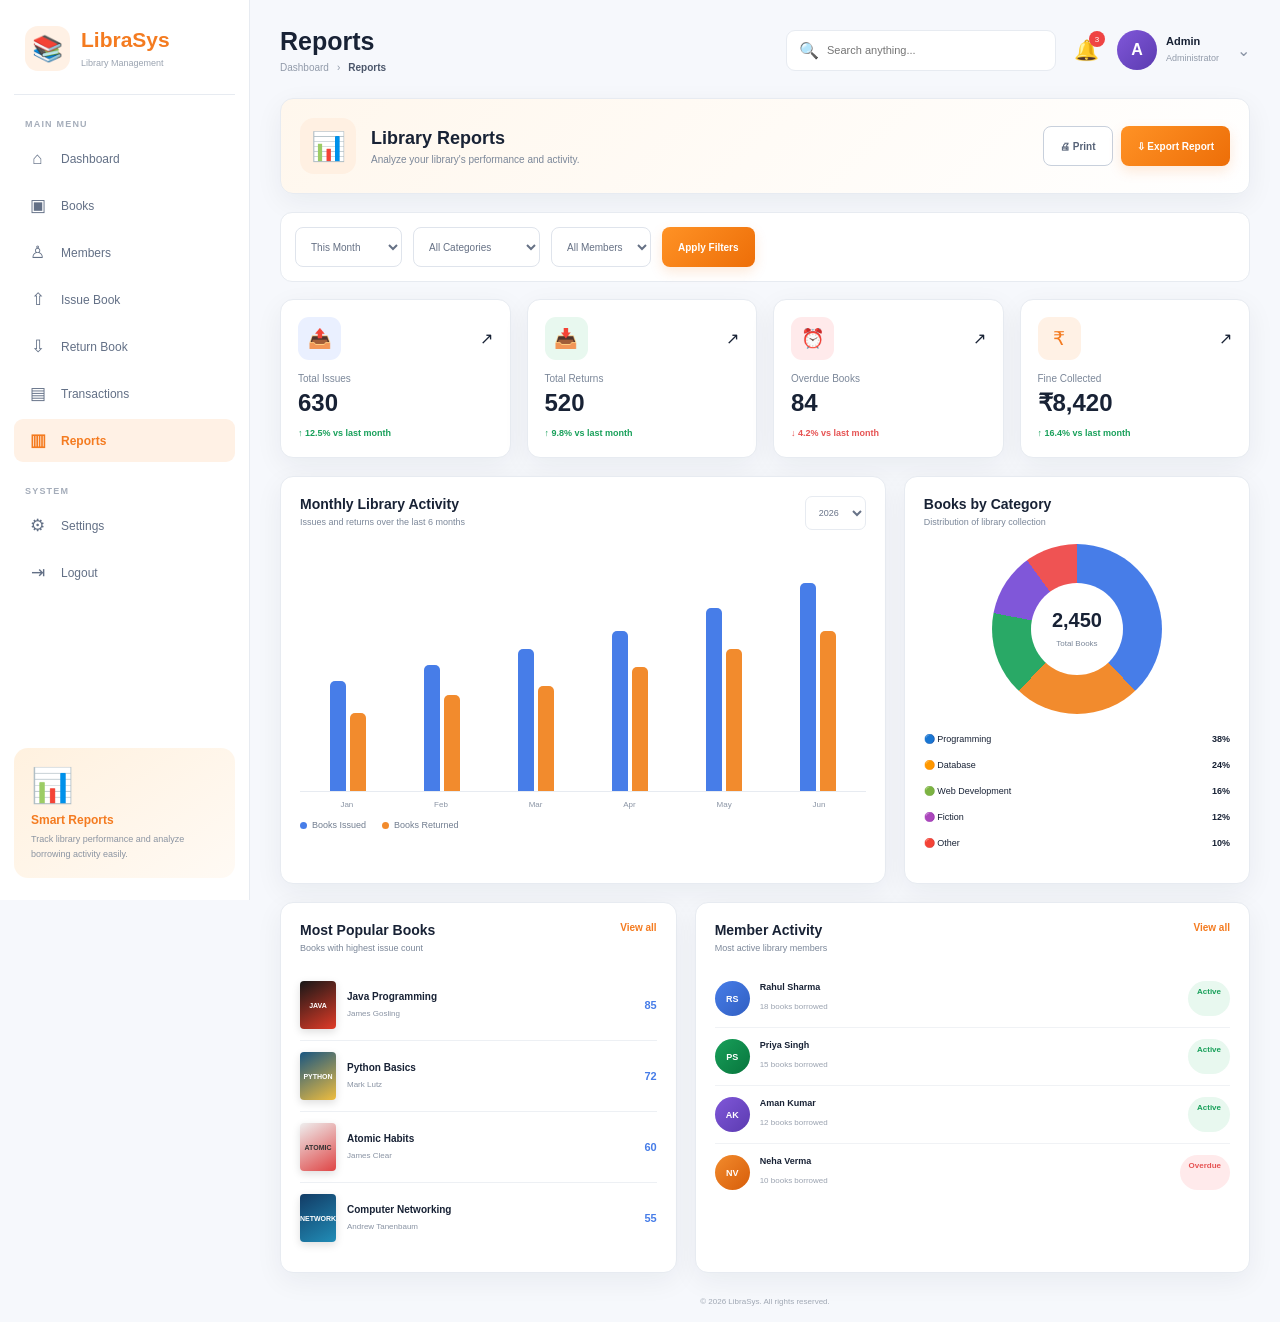
<file: reports.html>
<!DOCTYPE html>
<html lang="en">

<head>

    <meta charset="UTF-8">

    <meta
        name="viewport"
        content="width=device-width, initial-scale=1.0"
    >

    <title>Reports | LibraSys</title>

    <link
        rel="stylesheet"
        href="style.css"
    >

</head>


<body>

<div class="app">


    <!-- =====================================
         SIDEBAR
    ====================================== -->

    <aside class="sidebar">


        <!-- BRAND -->

        <div class="brand">

            <div class="logo">
                📚
            </div>

            <div>

                <h2>
                    LibraSys
                </h2>

                <small>
                    Library Management
                </small>

            </div>

        </div>


        <!-- MAIN MENU -->

        <div class="menu-title">
            MAIN MENU
        </div>


        <nav class="nav">


            <!-- DASHBOARD -->

            <a href="index.html">

                <span>⌂</span>

                <span>
                    Dashboard
                </span>

            </a>


            <!-- BOOKS -->

            <a href="books.html">

                <span>▣</span>

                <span>
                    Books
                </span>

            </a>


            <!-- MEMBERS -->

            <a href="members.html">

                <span>♙</span>

                <span>
                    Members
                </span>

            </a>


            <!-- ISSUE -->

            <a href="issue-book.html">

                <span>⇧</span>

                <span>
                    Issue Book
                </span>

            </a>


            <!-- RETURN -->

            <a href="return-book.html">

                <span>⇩</span>

                <span>
                    Return Book
                </span>

            </a>


            <!-- TRANSACTIONS -->

            <a href="transactions.html">

                <span>▤</span>

                <span>
                    Transactions
                </span>

            </a>


            <!-- REPORTS -->

            <a
                href="reports.html"
                class="active"
            >

                <span>▥</span>

                <span>
                    Reports
                </span>

            </a>

        </nav>


        <!-- SYSTEM -->

        <div class="menu-title">
            SYSTEM
        </div>


        <nav class="nav">


            <a href="settings.html">

                <span>⚙</span>

                <span>
                    Settings
                </span>

            </a>


            <a href="logout.html">

                <span>⇥</span>

                <span>
                    Logout
                </span>

            </a>

        </nav>


        <!-- TIP -->

        <div class="side-tip">

            <div class="tip-icon">
                📊
            </div>

            <b>
                Smart Reports
            </b>

            <p>
                Track library performance and
                analyze borrowing activity easily.
            </p>

        </div>

    </aside>



    <!-- =====================================
         MAIN CONTENT
    ====================================== -->

    <main class="main">


        <!-- =====================================
             TOPBAR
        ====================================== -->

        <header class="topbar">


            <!-- TITLE -->

            <div class="title">

                <h1>
                    Reports
                </h1>


                <div class="crumb">

                    <a href="index.html">
                        Dashboard
                    </a>

                    <span>
                        ›
                    </span>

                    <b>
                        Reports
                    </b>

                </div>

            </div>


            <!-- RIGHT -->

            <div class="top-right">


                <!-- SEARCH -->

                <div class="global-search">

                    🔍

                    <input
                        type="text"
                        placeholder="Search anything..."
                    >

                </div>


                <!-- NOTIFICATION -->

                <div class="bell">

                    🔔

                    <i>
                        3
                    </i>

                </div>


                <!-- PROFILE -->

                <div class="profile">

                    <div class="avatar">
                        A
                    </div>

                    <div>

                        <b>
                            Admin
                        </b>

                        <small>
                            Administrator
                        </small>

                    </div>

                    <span>
                        ⌄
                    </span>

                </div>

            </div>

        </header>



        <!-- =====================================
             REPORT HEADER
        ====================================== -->

        <div
            class="card"
            style="
                margin-bottom:18px;
                background:
                linear-gradient(
                    135deg,
                    #fff7ed,
                    #ffffff
                );
            "
        >

            <div
                style="
                    display:flex;
                    justify-content:
                    space-between;
                    align-items:center;
                    gap:20px;
                    flex-wrap:wrap;
                "
            >


                <!-- REPORT INFO -->

                <div
                    style="
                        display:flex;
                        align-items:center;
                        gap:15px;
                    "
                >

                    <div
                        style="
                            width:56px;
                            height:56px;
                            border-radius:14px;
                            background:#fff0e2;
                            display:grid;
                            place-items:center;
                            font-size:28px;
                        "
                    >
                        📊
                    </div>


                    <div>

                        <h2
                            style="
                                font-size:18px;
                                margin-bottom:5px;
                            "
                        >
                            Library Reports
                        </h2>

                        <p
                            style="
                                color:#7b8799;
                                font-size:10px;
                            "
                        >
                            Analyze your library's
                            performance and activity.
                        </p>

                    </div>

                </div>


                <!-- ACTION BUTTONS -->

                <div
                    style="
                        display:flex;
                        gap:8px;
                    "
                >

                    <button class="btn secondary">

                        🖨
                        Print

                    </button>


                    <button class="btn primary">

                        ⇩
                        Export Report

                    </button>

                </div>

            </div>

        </div>



        <!-- =====================================
             FILTER
        ====================================== -->

        <div class="toolbar">


            <select>

                <option>
                    This Month
                </option>

                <option>
                    Last Month
                </option>

                <option>
                    Last 3 Months
                </option>

                <option>
                    This Year
                </option>

            </select>


            <select>

                <option>
                    All Categories
                </option>

                <option>
                    Programming
                </option>

                <option>
                    Database
                </option>

                <option>
                    Web Development
                </option>

                <option>
                    Fiction
                </option>

            </select>


            <select>

                <option>
                    All Members
                </option>

                <option>
                    Students
                </option>

                <option>
                    Faculty
                </option>

                <option>
                    General
                </option>

            </select>


            <button class="btn primary">

                Apply Filters

            </button>

        </div>



        <!-- =====================================
             REPORT STATISTICS
        ====================================== -->

        <section class="stats">


            <!-- TOTAL ISSUES -->

            <div class="stat">

                <div class="stat-head">

                    <div class="stat-icon s-blue">
                        📤
                    </div>

                    <span>
                        ↗
                    </span>

                </div>

                <p>
                    Total Issues
                </p>

                <h2>
                    630
                </h2>

                <span class="growth">
                    ↑ 12.5% vs last month
                </span>

            </div>


            <!-- RETURNS -->

            <div class="stat">

                <div class="stat-head">

                    <div class="stat-icon s-green">
                        📥
                    </div>

                    <span>
                        ↗
                    </span>

                </div>

                <p>
                    Total Returns
                </p>

                <h2>
                    520
                </h2>

                <span class="growth">
                    ↑ 9.8% vs last month
                </span>

            </div>


            <!-- OVERDUE -->

            <div class="stat">

                <div class="stat-head">

                    <div class="stat-icon s-red">
                        ⏰
                    </div>

                    <span>
                        ↗
                    </span>

                </div>

                <p>
                    Overdue Books
                </p>

                <h2>
                    84
                </h2>

                <span
                    style="
                        color:#e65353;
                        font-size:9px;
                        font-weight:700;
                    "
                >
                    ↓ 4.2% vs last month
                </span>

            </div>


            <!-- FINE -->

            <div class="stat">

                <div class="stat-head">

                    <div class="stat-icon s-orange">
                        ₹
                    </div>

                    <span>
                        ↗
                    </span>

                </div>

                <p>
                    Fine Collected
                </p>

                <h2>
                    ₹8,420
                </h2>

                <span class="growth">
                    ↑ 16.4% vs last month
                </span>

            </div>

        </section>



        <!-- =====================================
             CHART + CATEGORY
        ====================================== -->

        <section
            class="dashboard-grid"
            style="
                margin-bottom:18px;
            "
        >


            <!-- =================================
                 MONTHLY ACTIVITY
            ================================== -->

            <div class="card">


                <div class="card-head">

                    <div>

                        <h3>
                            Monthly Library Activity
                        </h3>

                        <p>
                            Issues and returns over the
                            last 6 months
                        </p>

                    </div>


                    <select class="select">

                        <option>
                            2026
                        </option>

                        <option>
                            2025
                        </option>

                    </select>

                </div>


                <!-- CUSTOM LARGE CHART -->

                <div
                    style="
                        height:245px;
                        display:flex;
                        align-items:flex-end;
                        gap:18px;
                        padding:
                        15px 10px 0;
                        border-bottom:
                        1px solid #e7ebf1;
                    "
                >


                    <!-- JAN -->

                    <div
                        style="
                            flex:1;
                            height:100%;
                            display:flex;
                            align-items:flex-end;
                            justify-content:center;
                            gap:4px;
                        "
                    >

                        <div
                            style="
                                width:16px;
                                height:48%;
                                background:#477de8;
                                border-radius:
                                5px 5px 0 0;
                            "
                        ></div>

                        <div
                            style="
                                width:16px;
                                height:34%;
                                background:#f28b2d;
                                border-radius:
                                5px 5px 0 0;
                            "
                        ></div>

                    </div>


                    <!-- FEB -->

                    <div
                        style="
                            flex:1;
                            height:100%;
                            display:flex;
                            align-items:flex-end;
                            justify-content:center;
                            gap:4px;
                        "
                    >

                        <div
                            style="
                                width:16px;
                                height:55%;
                                background:#477de8;
                                border-radius:
                                5px 5px 0 0;
                            "
                        ></div>

                        <div
                            style="
                                width:16px;
                                height:42%;
                                background:#f28b2d;
                                border-radius:
                                5px 5px 0 0;
                            "
                        ></div>

                    </div>


                    <!-- MAR -->

                    <div
                        style="
                            flex:1;
                            height:100%;
                            display:flex;
                            align-items:flex-end;
                            justify-content:center;
                            gap:4px;
                        "
                    >

                        <div
                            style="
                                width:16px;
                                height:62%;
                                background:#477de8;
                                border-radius:
                                5px 5px 0 0;
                            "
                        ></div>

                        <div
                            style="
                                width:16px;
                                height:46%;
                                background:#f28b2d;
                                border-radius:
                                5px 5px 0 0;
                            "
                        ></div>

                    </div>


                    <!-- APR -->

                    <div
                        style="
                            flex:1;
                            height:100%;
                            display:flex;
                            align-items:flex-end;
                            justify-content:center;
                            gap:4px;
                        "
                    >

                        <div
                            style="
                                width:16px;
                                height:70%;
                                background:#477de8;
                                border-radius:
                                5px 5px 0 0;
                            "
                        ></div>

                        <div
                            style="
                                width:16px;
                                height:54%;
                                background:#f28b2d;
                                border-radius:
                                5px 5px 0 0;
                            "
                        ></div>

                    </div>


                    <!-- MAY -->

                    <div
                        style="
                            flex:1;
                            height:100%;
                            display:flex;
                            align-items:flex-end;
                            justify-content:center;
                            gap:4px;
                        "
                    >

                        <div
                            style="
                                width:16px;
                                height:80%;
                                background:#477de8;
                                border-radius:
                                5px 5px 0 0;
                            "
                        ></div>

                        <div
                            style="
                                width:16px;
                                height:62%;
                                background:#f28b2d;
                                border-radius:
                                5px 5px 0 0;
                            "
                        ></div>

                    </div>


                    <!-- JUN -->

                    <div
                        style="
                            flex:1;
                            height:100%;
                            display:flex;
                            align-items:flex-end;
                            justify-content:center;
                            gap:4px;
                        "
                    >

                        <div
                            style="
                                width:16px;
                                height:91%;
                                background:#477de8;
                                border-radius:
                                5px 5px 0 0;
                            "
                        ></div>

                        <div
                            style="
                                width:16px;
                                height:70%;
                                background:#f28b2d;
                                border-radius:
                                5px 5px 0 0;
                            "
                        ></div>

                    </div>

                </div>


                <!-- MONTH LABELS -->

                <div class="days">

                    <span>Jan</span>

                    <span>Feb</span>

                    <span>Mar</span>

                    <span>Apr</span>

                    <span>May</span>

                    <span>Jun</span>

                </div>


                <!-- LEGEND -->

                <div class="legend">

                    <span>

                        <i
                            style="
                                background:#477de8;
                            "
                        ></i>

                        Books Issued

                    </span>


                    <span>

                        <i
                            style="
                                background:#f28b2d;
                            "
                        ></i>

                        Books Returned

                    </span>

                </div>

            </div>



            <!-- =================================
                 CATEGORY DISTRIBUTION
            ================================== -->

            <div class="card">


                <div class="card-head">

                    <div>

                        <h3>
                            Books by Category
                        </h3>

                        <p>
                            Distribution of library collection
                        </p>

                    </div>

                </div>


                <!-- DONUT -->

                <div
                    style="
                        display:flex;
                        justify-content:center;
                        margin:10px 0 20px;
                    "
                >

                    <div
                        class="donut"
                        style="
                            width:170px;
                            height:170px;
                            background:
                            conic-gradient(
                                #477de8 0 38%,
                                #f28b2d 38% 62%,
                                #29a966 62% 78%,
                                #8057d9 78% 90%,
                                #ef5353 90% 100%
                            );
                        "
                    >

                        <div
                            class="donut-center"
                        >

                            <b>
                                2,450
                            </b>

                            <small>
                                Total Books
                            </small>

                        </div>

                    </div>

                </div>


                <!-- CATEGORY LIST -->

                <div class="status-line">

                    🔵 Programming

                    <b>
                        38%
                    </b>

                </div>


                <div class="status-line">

                    🟠 Database

                    <b>
                        24%
                    </b>

                </div>


                <div class="status-line">

                    🟢 Web Development

                    <b>
                        16%
                    </b>

                </div>


                <div class="status-line">

                    🟣 Fiction

                    <b>
                        12%
                    </b>

                </div>


                <div class="status-line">

                    🔴 Other

                    <b>
                        10%
                    </b>

                </div>

            </div>

        </section>



        <!-- =====================================
             POPULAR BOOKS + MEMBER REPORT
        ====================================== -->

        <section class="bottom-grid">


            <!-- =================================
                 POPULAR BOOKS
            ================================== -->

            <div class="card">


                <div class="card-head">

                    <div>

                        <h3>
                            Most Popular Books
                        </h3>

                        <p>
                            Books with highest issue count
                        </p>

                    </div>

                    <a
                        href="books.html"
                        class="link"
                    >
                        View all
                    </a>

                </div>


                <!-- BOOK 1 -->

                <div
                    style="
                        display:flex;
                        align-items:center;
                        gap:11px;
                        padding:11px 0;
                        border-bottom:
                        1px solid #edf0f4;
                    "
                >

                    <div
                        class="cover c1"
                        style="
                            width:36px;
                            height:48px;
                        "
                    >
                        JAVA
                    </div>

                    <div style="flex:1;">

                        <strong
                            style="
                                font-size:10px;
                                display:block;
                            "
                        >
                            Java Programming
                        </strong>

                        <small
                            style="
                                color:#8993a3;
                                font-size:8px;
                            "
                        >
                            James Gosling
                        </small>

                    </div>

                    <b
                        style="
                            font-size:11px;
                            color:#477de8;
                        "
                    >
                        85
                    </b>

                </div>


                <!-- BOOK 2 -->

                <div
                    style="
                        display:flex;
                        align-items:center;
                        gap:11px;
                        padding:11px 0;
                        border-bottom:
                        1px solid #edf0f4;
                    "
                >

                    <div
                        class="cover c2"
                        style="
                            width:36px;
                            height:48px;
                        "
                    >
                        PYTHON
                    </div>

                    <div style="flex:1;">

                        <strong
                            style="
                                font-size:10px;
                                display:block;
                            "
                        >
                            Python Basics
                        </strong>

                        <small
                            style="
                                color:#8993a3;
                                font-size:8px;
                            "
                        >
                            Mark Lutz
                        </small>

                    </div>

                    <b
                        style="
                            font-size:11px;
                            color:#477de8;
                        "
                    >
                        72
                    </b>

                </div>


                <!-- BOOK 3 -->

                <div
                    style="
                        display:flex;
                        align-items:center;
                        gap:11px;
                        padding:11px 0;
                        border-bottom:
                        1px solid #edf0f4;
                    "
                >

                    <div
                        class="cover c3"
                        style="
                            width:36px;
                            height:48px;
                        "
                    >
                        ATOMIC
                    </div>

                    <div style="flex:1;">

                        <strong
                            style="
                                font-size:10px;
                                display:block;
                            "
                        >
                            Atomic Habits
                        </strong>

                        <small
                            style="
                                color:#8993a3;
                                font-size:8px;
                            "
                        >
                            James Clear
                        </small>

                    </div>

                    <b
                        style="
                            font-size:11px;
                            color:#477de8;
                        "
                    >
                        60
                    </b>

                </div>


                <!-- BOOK 4 -->

                <div
                    style="
                        display:flex;
                        align-items:center;
                        gap:11px;
                        padding:11px 0;
                    "
                >

                    <div
                        class="cover c5"
                        style="
                            width:36px;
                            height:48px;
                        "
                    >
                        NETWORK
                    </div>

                    <div style="flex:1;">

                        <strong
                            style="
                                font-size:10px;
                                display:block;
                            "
                        >
                            Computer Networking
                        </strong>

                        <small
                            style="
                                color:#8993a3;
                                font-size:8px;
                            "
                        >
                            Andrew Tanenbaum
                        </small>

                    </div>

                    <b
                        style="
                            font-size:11px;
                            color:#477de8;
                        "
                    >
                        55
                    </b>

                </div>

            </div>



            <!-- =================================
                 MEMBER ACTIVITY
            ================================== -->

            <div class="card">


                <div class="card-head">

                    <div>

                        <h3>
                            Member Activity
                        </h3>

                        <p>
                            Most active library members
                        </p>

                    </div>

                    <a
                        href="members.html"
                        class="link"
                    >
                        View all
                    </a>

                </div>


                <!-- MEMBER 1 -->

                <div class="activity">

                    <div
                        class="avatar"
                        style="
                            width:35px;
                            height:35px;
                            font-size:9px;
                            background:
                            linear-gradient(
                                135deg,
                                #477de8,
                                #315fc2
                            );
                        "
                    >
                        RS
                    </div>

                    <div style="flex:1;">

                        <b>
                            Rahul Sharma
                        </b>

                        <small>
                            18 books borrowed
                        </small>

                    </div>

                    <span
                        class="badge available"
                    >
                        Active
                    </span>

                </div>


                <!-- MEMBER 2 -->

                <div class="activity">

                    <div
                        class="avatar"
                        style="
                            width:35px;
                            height:35px;
                            font-size:9px;
                            background:
                            linear-gradient(
                                135deg,
                                #18a05a,
                                #08753d
                            );
                        "
                    >
                        PS
                    </div>

                    <div style="flex:1;">

                        <b>
                            Priya Singh
                        </b>

                        <small>
                            15 books borrowed
                        </small>

                    </div>

                    <span
                        class="badge available"
                    >
                        Active
                    </span>

                </div>


                <!-- MEMBER 3 -->

                <div class="activity">

                    <div
                        class="avatar"
                        style="
                            width:35px;
                            height:35px;
                            font-size:9px;
                            background:
                            linear-gradient(
                                135deg,
                                #8057d9,
                                #5b3bb0
                            );
                        "
                    >
                        AK
                    </div>

                    <div style="flex:1;">

                        <b>
                            Aman Kumar
                        </b>

                        <small>
                            12 books borrowed
                        </small>

                    </div>

                    <span
                        class="badge available"
                    >
                        Active
                    </span>

                </div>


                <!-- MEMBER 4 -->

                <div class="activity">

                    <div
                        class="avatar"
                        style="
                            width:35px;
                            height:35px;
                            font-size:9px;
                            background:
                            linear-gradient(
                                135deg,
                                #f28b2d,
                                #d75d09
                            );
                        "
                    >
                        NV
                    </div>

                    <div style="flex:1;">

                        <b>
                            Neha Verma
                        </b>

                        <small>
                            10 books borrowed
                        </small>

                    </div>

                    <span
                        class="badge overdue"
                    >
                        Overdue
                    </span>

                </div>

            </div>

        </section>



        <!-- =====================================
             FOOTER
        ====================================== -->

        <footer>

            © 2026 LibraSys.
            All rights reserved.

        </footer>


    </main>

</div>

</body>

</html>
</file>
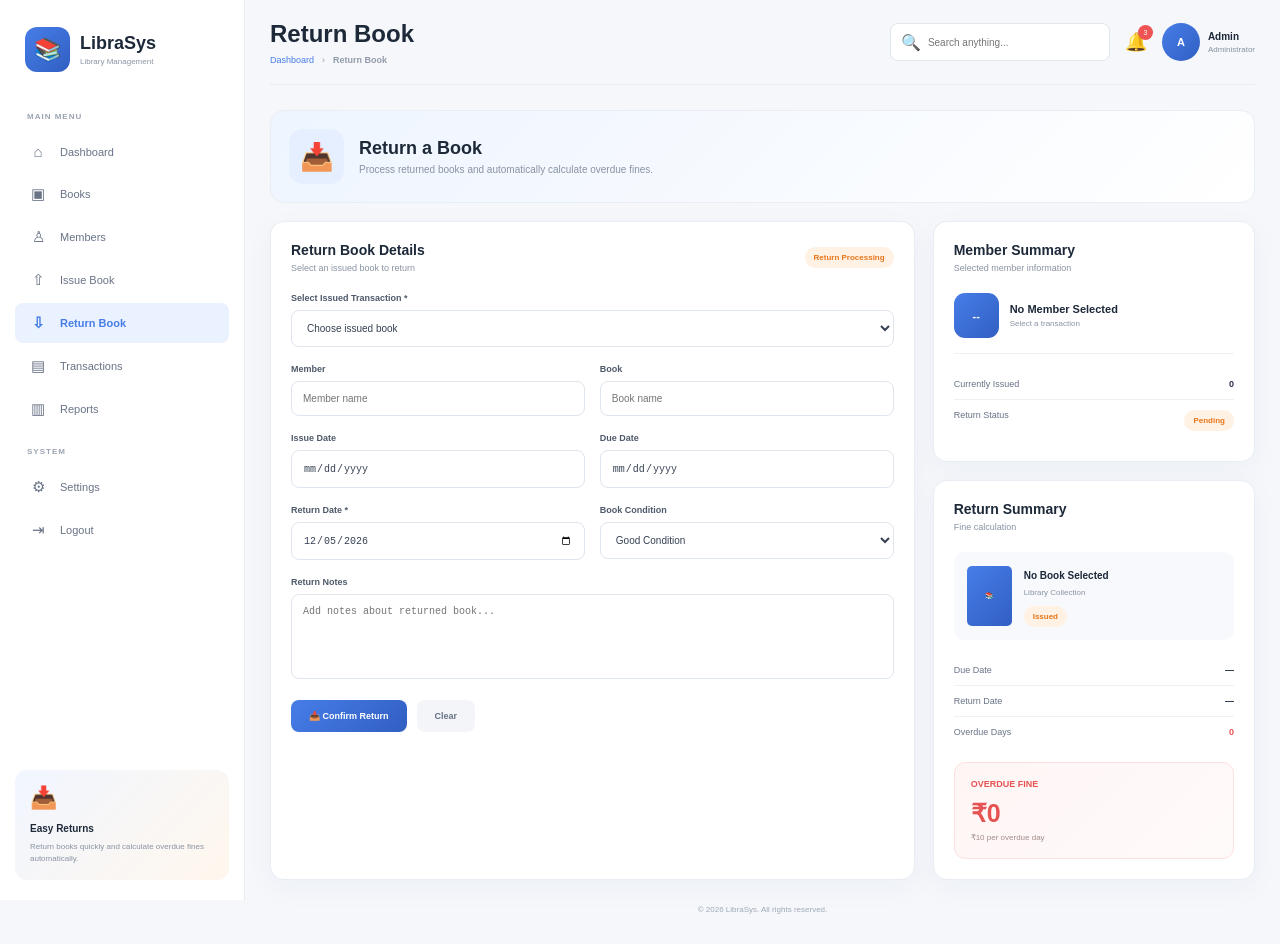
<file: return-book.html>
<!DOCTYPE html>
<html lang="en">

<head>

    <meta charset="UTF-8">

    <meta name="viewport"
          content="width=device-width, initial-scale=1.0">

    <title>Return Book | LibraSys</title>

    <style>

        * {
            margin: 0;
            padding: 0;
            box-sizing: border-box;
        }

        body {
            font-family: Arial, sans-serif;
            background: #f5f7fb;
            color: #1d2939;
        }

        .app {
            display: flex;
            min-height: 100vh;
        }


        /* ================= SIDEBAR ================= */

        .sidebar {
            width: 245px;
            min-height: 100vh;
            background: white;
            border-right: 1px solid #e7ebf2;
            padding: 22px 15px;
            position: fixed;
            left: 0;
            top: 0;
            bottom: 0;
        }

        .brand {
            display: flex;
            align-items: center;
            gap: 10px;
            padding: 5px 10px 25px;
        }

        .logo {
            width: 45px;
            height: 45px;
            border-radius: 12px;
            background: linear-gradient(
                135deg,
                #477de8,
                #315fc2
            );
            display: grid;
            place-items: center;
            color: white;
            font-size: 22px;
        }

        .brand h2 {
            font-size: 18px;
        }

        .brand small {
            display: block;
            color: #8b95a5;
            font-size: 8px;
            margin-top: 3px;
        }

        .menu-title {
            font-size: 8px;
            color: #9ba4b2;
            font-weight: bold;
            padding: 15px 12px 8px;
            letter-spacing: 1px;
        }

        .nav a {
            display: flex;
            align-items: center;
            gap: 12px;
            padding: 11px 13px;
            margin: 3px 0;
            border-radius: 8px;
            text-decoration: none;
            color: #687386;
            font-size: 11px;
        }

        .nav a:hover {
            background: #f1f5ff;
            color: #477de8;
        }

        .nav a.active {
            background: #eaf1ff;
            color: #477de8;
            font-weight: bold;
        }

        .nav a span:first-child {
            width: 20px;
            text-align: center;
            font-size: 15px;
        }

        .side-tip {
            position: absolute;
            left: 15px;
            right: 15px;
            bottom: 20px;
            padding: 15px;
            border-radius: 12px;
            background: linear-gradient(
                135deg,
                #f1f6ff,
                #fff7ed
            );
        }

        .tip-icon {
            font-size: 22px;
            margin-bottom: 7px;
        }

        .side-tip b {
            font-size: 10px;
        }

        .side-tip p {
            color: #8993a3;
            font-size: 8px;
            line-height: 1.5;
            margin-top: 5px;
        }


        /* ================= MAIN ================= */

        .main {
            margin-left: 245px;
            width: calc(100% - 245px);
            padding: 0 25px 30px;
        }


        /* ================= TOPBAR ================= */

        .topbar {
            min-height: 85px;
            display: flex;
            align-items: center;
            justify-content: space-between;
            border-bottom: 1px solid #e9edf3;
            margin-bottom: 25px;
        }

        .title h1 {
            font-size: 24px;
            margin-bottom: 7px;
        }

        .crumb {
            display: flex;
            gap: 8px;
            font-size: 9px;
            color: #929baa;
        }

        .crumb a {
            color: #477de8;
            text-decoration: none;
        }

        .top-right {
            display: flex;
            align-items: center;
            gap: 15px;
        }

        .global-search {
            width: 220px;
            height: 38px;
            display: flex;
            align-items: center;
            gap: 7px;
            padding: 0 10px;
            background: white;
            border: 1px solid #e1e6ee;
            border-radius: 8px;
        }

        .global-search input {
            width: 100%;
            border: none;
            outline: none;
            font-size: 10px;
        }

        .bell {
            position: relative;
            font-size: 18px;
        }

        .bell i {
            position: absolute;
            right: -6px;
            top: -6px;
            width: 15px;
            height: 15px;
            display: grid;
            place-items: center;
            border-radius: 50%;
            background: #ef5353;
            color: white;
            font-size: 7px;
            font-style: normal;
        }

        .profile {
            display: flex;
            align-items: center;
            gap: 8px;
        }

        .avatar {
            width: 38px;
            height: 38px;
            display: grid;
            place-items: center;
            border-radius: 50%;
            background: linear-gradient(
                135deg,
                #477de8,
                #315fc2
            );
            color: white;
            font-weight: bold;
            font-size: 11px;
        }

        .profile b {
            display: block;
            font-size: 10px;
        }

        .profile small {
            display: block;
            color: #8993a3;
            font-size: 8px;
            margin-top: 3px;
        }


        /* ================= INTRO ================= */

        .intro {
            display: flex;
            align-items: center;
            gap: 15px;
            padding: 18px;
            margin-bottom: 18px;
            border: 1px solid #e9edf4;
            border-radius: 14px;
            background: linear-gradient(
                135deg,
                #eef5ff,
                white
            );
        }

        .intro-icon {
            width: 55px;
            height: 55px;
            display: grid;
            place-items: center;
            border-radius: 14px;
            background: #e5efff;
            font-size: 27px;
        }

        .intro h2 {
            font-size: 18px;
            margin-bottom: 5px;
        }

        .intro p {
            color: #8993a3;
            font-size: 10px;
        }


        /* ================= GRID ================= */

        .content-grid {
            display: grid;
            grid-template-columns:
                minmax(0, 1.6fr)
                minmax(280px, .8fr);
            gap: 18px;
        }

        .card {
            background: white;
            border: 1px solid #e8edf3;
            border-radius: 14px;
            padding: 20px;
            box-shadow:
                0 8px 30px rgba(35,55,90,.04);
        }

        .card-head {
            display: flex;
            align-items: center;
            justify-content: space-between;
            margin-bottom: 20px;
        }

        .card-head h3 {
            font-size: 14px;
            margin-bottom: 5px;
        }

        .card-head p {
            color: #8993a3;
            font-size: 9px;
        }


        /* ================= FORM ================= */

        .form-row {
            display: grid;
            grid-template-columns: 1fr 1fr;
            gap: 15px;
        }

        .form-group {
            margin-bottom: 17px;
        }

        .form-group label {
            display: block;
            color: #4e5969;
            font-size: 9px;
            font-weight: bold;
            margin-bottom: 7px;
        }

        .form-group input,
        .form-group select,
        .form-group textarea {
            width: 100%;
            padding: 11px;
            border: 1px solid #dfe5ed;
            border-radius: 8px;
            outline: none;
            background: white;
            color: #354052;
            font-size: 10px;
        }

        .form-group input:focus,
        .form-group select:focus,
        .form-group textarea:focus {
            border-color: #477de8;
            box-shadow:
                0 0 0 3px
                rgba(71,125,232,.08);
        }

        .form-group textarea {
            height: 85px;
            resize: none;
        }


        /* ================= BUTTON ================= */

        .form-actions {
            display: flex;
            gap: 10px;
        }

        .btn {
            border: none;
            border-radius: 8px;
            padding: 11px 18px;
            font-size: 9px;
            font-weight: bold;
            cursor: pointer;
            text-decoration: none;
        }

        .primary {
            color: white;
            background: linear-gradient(
                135deg,
                #477de8,
                #315fc2
            );
        }

        .secondary {
            color: #687386;
            background: #f3f5f8;
        }


        /* ================= BADGES ================= */

        .badge {
            display: inline-block;
            padding: 6px 9px;
            border-radius: 20px;
            font-size: 8px;
            font-weight: bold;
        }

        .available {
            background: #e9f8f0;
            color: #19965a;
        }

        .overdue {
            background: #fff0f0;
            color: #e65353;
        }

        .issued {
            background: #fff1e4;
            color: #e87518;
        }


        /* ================= SUMMARY ================= */

        .member-box {
            display: flex;
            align-items: center;
            gap: 11px;
            padding-bottom: 15px;
            border-bottom: 1px solid #edf0f4;
        }

        .member-avatar {
            width: 45px;
            height: 45px;
            display: grid;
            place-items: center;
            border-radius: 11px;
            background: linear-gradient(
                135deg,
                #477de8,
                #315fc2
            );
            color: white;
            font-size: 11px;
            font-weight: bold;
        }

        .member-box strong {
            display: block;
            font-size: 11px;
        }

        .member-box small {
            display: block;
            color: #8993a3;
            font-size: 8px;
            margin-top: 4px;
        }


        /* ================= BOOK ================= */

        .book-box {
            display: flex;
            align-items: center;
            gap: 12px;
            padding: 13px;
            border-radius: 10px;
            background: #f8f9fc;
        }

        .book-cover {
            width: 45px;
            height: 60px;
            display: grid;
            place-items: center;
            border-radius: 5px;
            background: linear-gradient(
                135deg,
                #477de8,
                #315fc2
            );
            color: white;
            text-align: center;
            font-size: 7px;
            font-weight: bold;
        }

        .book-box strong {
            font-size: 10px;
        }

        .book-box small {
            display: block;
            color: #8993a3;
            font-size: 8px;
            margin: 5px 0 8px;
        }


        /* ================= STATUS ================= */

        .status-line {
            display: flex;
            justify-content: space-between;
            padding: 10px 0;
            border-bottom: 1px solid #edf0f4;
            color: #687386;
            font-size: 9px;
        }

        .status-line:last-child {
            border-bottom: none;
        }

        .status-line b {
            color: #273249;
        }


        /* ================= FINE BOX ================= */

        .fine-box {
            margin-top: 15px;
            padding: 16px;
            border-radius: 11px;
            background: linear-gradient(
                135deg,
                #fff5f5,
                #fffafa
            );
            border: 1px solid #ffe0e0;
        }

        .fine-title {
            color: #e65353;
            font-size: 9px;
            font-weight: bold;
            margin-bottom: 10px;
        }

        .fine-amount {
            color: #e65353;
            font-size: 25px;
            font-weight: bold;
        }


        /* ================= SUCCESS ================= */

        .success {
            display: none;
            margin-top: 15px;
            padding: 13px;
            border-radius: 9px;
            background: #eaf8f0;
            border: 1px solid #ccebd9;
            color: #178451;
            font-size: 9px;
            line-height: 1.6;
        }

        .success.show {
            display: block;
        }


        /* ================= FOOTER ================= */

        footer {
            margin-top: 25px;
            text-align: center;
            color: #a0a8b5;
            font-size: 8px;
        }


        /* ================= RESPONSIVE ================= */

        @media(max-width:900px) {

            .sidebar {
                width: 200px;
            }

            .main {
                margin-left: 200px;
                width: calc(100% - 200px);
            }

            .content-grid {
                grid-template-columns: 1fr;
            }

        }


        @media(max-width:650px) {

            .sidebar {
                display: none;
            }

            .main {
                width: 100%;
                margin-left: 0;
                padding: 0 15px 25px;
            }

            .topbar {
                flex-direction: column;
                align-items: flex-start;
                gap: 15px;
                padding: 20px 0;
            }

            .top-right {
                width: 100%;
            }

            .global-search {
                flex: 1;
            }

            .form-row {
                grid-template-columns: 1fr;
                gap: 0;
            }

        }

    </style>

</head>


<body>


<div class="app">


    <!-- ================= SIDEBAR ================= -->

    <aside class="sidebar">

        <div class="brand">

            <div class="logo">
                📚
            </div>

            <div>

                <h2>
                    LibraSys
                </h2>

                <small>
                    Library Management
                </small>

            </div>

        </div>


        <div class="menu-title">
            MAIN MENU
        </div>


        <nav class="nav">

            <a href="index.html">
                <span>⌂</span>
                <span>Dashboard</span>
            </a>

            <a href="books.html">
                <span>▣</span>
                <span>Books</span>
            </a>

            <a href="members.html">
                <span>♙</span>
                <span>Members</span>
            </a>

            <a href="issue-book.html">
                <span>⇧</span>
                <span>Issue Book</span>
            </a>

            <a
                href="return-book.html"
                class="active"
            >
                <span>⇩</span>
                <span>Return Book</span>
            </a>

            <a href="transactions.html">
                <span>▤</span>
                <span>Transactions</span>
            </a>

            <a href="reports.html">
                <span>▥</span>
                <span>Reports</span>
            </a>

        </nav>


        <div class="menu-title">
            SYSTEM
        </div>


        <nav class="nav">

            <a href="settings.html">
                <span>⚙</span>
                <span>Settings</span>
            </a>

            <a href="logout.html">
                <span>⇥</span>
                <span>Logout</span>
            </a>

        </nav>


        <div class="side-tip">

            <div class="tip-icon">
                📥
            </div>

            <b>
                Easy Returns
            </b>

            <p>
                Return books quickly and
                calculate overdue fines automatically.
            </p>

        </div>

    </aside>



    <!-- ================= MAIN ================= -->

    <main class="main">


        <!-- TOPBAR -->

        <header class="topbar">

            <div class="title">

                <h1>
                    Return Book
                </h1>

                <div class="crumb">

                    <a href="index.html">
                        Dashboard
                    </a>

                    <span>
                        ›
                    </span>

                    <b>
                        Return Book
                    </b>

                </div>

            </div>


            <div class="top-right">

                <div class="global-search">

                    🔍

                    <input
                        type="text"
                        placeholder="Search anything..."
                    >

                </div>


                <div class="bell">

                    🔔

                    <i>3</i>

                </div>


                <div class="profile">

                    <div class="avatar">
                        A
                    </div>

                    <div>

                        <b>
                            Admin
                        </b>

                        <small>
                            Administrator
                        </small>

                    </div>

                </div>

            </div>

        </header>



        <!-- INTRO -->

        <div class="intro">

            <div class="intro-icon">
                📥
            </div>

            <div>

                <h2>
                    Return a Book
                </h2>

                <p>
                    Process returned books and
                    automatically calculate overdue fines.
                </p>

            </div>

        </div>



        <!-- CONTENT -->

        <div class="content-grid">


            <!-- ================= FORM ================= -->

            <div class="card">

                <div class="card-head">

                    <div>

                        <h3>
                            Return Book Details
                        </h3>

                        <p>
                            Select an issued book to return
                        </p>

                    </div>

                    <span class="badge issued">
                        Return Processing
                    </span>

                </div>


                <form id="returnBookForm">


                    <!-- TRANSACTION -->

                    <div class="form-group">

                        <label>
                            Select Issued Transaction *
                        </label>

                        <select
                            id="transactionSelect"
                            required
                        >

                            <option value="">
                                Choose issued book
                            </option>

                        </select>

                    </div>



                    <!-- MEMBER + BOOK -->

                    <div class="form-row">


                        <div class="form-group">

                            <label>
                                Member
                            </label>

                            <input
                                type="text"
                                id="memberName"
                                readonly
                                placeholder="Member name"
                            >

                        </div>


                        <div class="form-group">

                            <label>
                                Book
                            </label>

                            <input
                                type="text"
                                id="bookName"
                                readonly
                                placeholder="Book name"
                            >

                        </div>

                    </div>



                    <!-- DATES -->

                    <div class="form-row">


                        <div class="form-group">

                            <label>
                                Issue Date
                            </label>

                            <input
                                type="date"
                                id="issueDate"
                                readonly
                            >

                        </div>


                        <div class="form-group">

                            <label>
                                Due Date
                            </label>

                            <input
                                type="date"
                                id="dueDate"
                                readonly
                            >

                        </div>

                    </div>



                    <!-- RETURN DATE + CONDITION -->

                    <div class="form-row">


                        <div class="form-group">

                            <label>
                                Return Date *
                            </label>

                            <input
                                type="date"
                                id="returnDate"
                                required
                            >

                        </div>


                        <div class="form-group">

                            <label>
                                Book Condition
                            </label>

                            <select id="condition">

                                <option>
                                    Good Condition
                                </option>

                                <option>
                                    Minor Damage
                                </option>

                                <option>
                                    Damaged
                                </option>

                            </select>

                        </div>

                    </div>



                    <!-- NOTES -->

                    <div class="form-group">

                        <label>
                            Return Notes
                        </label>

                        <textarea
                            id="notes"
                            placeholder="Add notes about returned book..."
                        ></textarea>

                    </div>



                    <!-- BUTTONS -->

                    <div class="form-actions">

                        <button
                            type="submit"
                            class="btn primary"
                        >
                            📥 Confirm Return
                        </button>


                        <button
                            type="reset"
                            class="btn secondary"
                            id="clearButton"
                        >
                            Clear
                        </button>

                    </div>


                    <!-- SUCCESS -->

                    <div
                        id="successMessage"
                        class="success"
                    ></div>

                </form>

            </div>



            <!-- ================= RIGHT SIDE ================= -->

            <div>


                <!-- MEMBER SUMMARY -->

                <div
                    class="card"
                    style="margin-bottom:18px;"
                >

                    <div class="card-head">

                        <div>

                            <h3>
                                Member Summary
                            </h3>

                            <p>
                                Selected member information
                            </p>

                        </div>

                    </div>


                    <div class="member-box">

                        <div
                            class="member-avatar"
                            id="memberAvatar"
                        >
                            --
                        </div>


                        <div>

                            <strong id="summaryMember">
                                No Member Selected
                            </strong>

                            <small id="summaryMemberId">
                                Select a transaction
                            </small>

                        </div>

                    </div>


                    <div
                        style="
                            margin-top:15px;
                        "
                    >

                        <div class="status-line">

                            Currently Issued

                            <b id="issuedCount">
                                0
                            </b>

                        </div>


                        <div class="status-line">

                            Return Status

                            <span
                                class="badge issued"
                                id="returnStatus"
                            >
                                Pending
                            </span>

                        </div>

                    </div>

                </div>



                <!-- BOOK SUMMARY -->

                <div class="card">


                    <div class="card-head">

                        <div>

                            <h3>
                                Return Summary
                            </h3>

                            <p>
                                Fine calculation
                            </p>

                        </div>

                    </div>


                    <div class="book-box">

                        <div class="book-cover">
                            📚
                        </div>

                        <div>

                            <strong id="summaryBook">
                                No Book Selected
                            </strong>

                            <small>
                                Library Collection
                            </small>

                            <span
                                class="badge issued"
                                id="bookStatus"
                            >
                                Issued
                            </span>

                        </div>

                    </div>


                    <!-- DATES -->

                    <div
                        style="
                            margin-top:15px;
                        "
                    >

                        <div class="status-line">

                            Due Date

                            <b id="summaryDue">
                                —
                            </b>

                        </div>


                        <div class="status-line">

                            Return Date

                            <b id="summaryReturn">
                                —
                            </b>

                        </div>


                        <div class="status-line">

                            Overdue Days

                            <b
                                id="overdueDays"
                                style="color:#e65353;"
                            >
                                0
                            </b>

                        </div>

                    </div>


                    <!-- FINE -->

                    <div class="fine-box">

                        <div class="fine-title">
                            OVERDUE FINE
                        </div>

                        <div
                            class="fine-amount"
                            id="fineAmount"
                        >
                            ₹0
                        </div>

                        <small
                            style="
                                display:block;
                                color:#a18c8c;
                                font-size:8px;
                                margin-top:5px;
                            "
                        >
                            ₹10 per overdue day
                        </small>

                    </div>

                </div>

            </div>

        </div>



        <footer>

            © 2026 LibraSys.
            All rights reserved.

        </footer>


    </main>

</div>



<!-- ================= JAVASCRIPT ================= -->

<script>

    const transactionSelect =
        document.getElementById(
            "transactionSelect"
        );

    const memberName =
        document.getElementById(
            "memberName"
        );

    const bookName =
        document.getElementById(
            "bookName"
        );

    const issueDate =
        document.getElementById(
            "issueDate"
        );

    const dueDate =
        document.getElementById(
            "dueDate"
        );

    const returnDate =
        document.getElementById(
            "returnDate"
        );

    const memberAvatar =
        document.getElementById(
            "memberAvatar"
        );

    const summaryMember =
        document.getElementById(
            "summaryMember"
        );

    const summaryMemberId =
        document.getElementById(
            "summaryMemberId"
        );

    const summaryBook =
        document.getElementById(
            "summaryBook"
        );

    const summaryDue =
        document.getElementById(
            "summaryDue"
        );

    const summaryReturn =
        document.getElementById(
            "summaryReturn"
        );

    const overdueDays =
        document.getElementById(
            "overdueDays"
        );

    const fineAmount =
        document.getElementById(
            "fineAmount"
        );

    const returnStatus =
        document.getElementById(
            "returnStatus"
        );

    const bookStatus =
        document.getElementById(
            "bookStatus"
        );


    /*
    ========================================
       TODAY
    ========================================
    */

    const today =
        new Date();

    const todayString =
        today
        .toISOString()
        .split("T")[0];

    returnDate.value =
        todayString;


    /*
    ========================================
       GET TRANSACTIONS
    ========================================
    */

    function getTransactions() {

        return JSON.parse(
            localStorage.getItem(
                "transactions"
            )
        ) || [];

    }


    /*
    ========================================
       LOAD ISSUED BOOKS
    ========================================
    */

    function loadTransactions() {

        const transactions =
            getTransactions();

        transactionSelect.innerHTML =
            `
            <option value="">
                Choose issued book
            </option>
            `;


        transactions.forEach(
            (transaction, index) => {

                if (
                    transaction.status ===
                    "Issued"
                ) {

                    const option =
                        document.createElement(
                            "option"
                        );

                    option.value =
                        index;

                    option.textContent =
                        transaction.book +
                        " — " +
                        transaction.member +
                        " — " +
                        transaction.id;

                    transactionSelect.appendChild(
                        option
                    );

                }

            }
        );

    }


    /*
    ========================================
       FORMAT DATE
    ========================================
    */

    function formatDate(date) {

        if (!date) {
            return "—";
        }

        const d =
            new Date(date);

        return d.toLocaleDateString(
            "en-IN",
            {
                day: "2-digit",
                month: "short",
                year: "numeric"
            }
        );

    }


    /*
    ========================================
       UPDATE SUMMARY
    ========================================
    */

    function updateSummary() {

        const index =
            transactionSelect.value;


        if (index === "") {

            memberName.value = "";
            bookName.value = "";
            issueDate.value = "";
            dueDate.value = "";

            summaryMember.textContent =
                "No Member Selected";

            summaryMemberId.textContent =
                "Select a transaction";

            summaryBook.textContent =
                "No Book Selected";

            summaryDue.textContent =
                "—";

            return;

        }


        const transactions =
            getTransactions();

        const transaction =
            transactions[index];


        if (!transaction) {
            return;
        }


        memberName.value =
            transaction.member;

        bookName.value =
            transaction.book;

        issueDate.value =
            transaction.issueDate;

        dueDate.value =
            transaction.dueDate;


        summaryMember.textContent =
            transaction.member
            .split(" — ")[0];

        summaryMemberId.textContent =
            transaction.member
            .split(" — ")[1] ||
            transaction.id;

        summaryBook.textContent =
            transaction.book;

        summaryDue.textContent =
            formatDate(
                transaction.dueDate
            );


        calculateFine();

    }


    /*
    ========================================
       CALCULATE FINE
    ========================================
    */

    function calculateFine() {

        if (
            !dueDate.value ||
            !returnDate.value
        ) {

            return;

        }


        const due =
            new Date(
                dueDate.value
            );

        const returned =
            new Date(
                returnDate.value
            );


        const difference =
            returned - due;


        let days = 0;


        if (difference > 0) {

            days =
                Math.ceil(
                    difference /
                    (1000 * 60 * 60 * 24)
                );

        }


        const fine =
            days * 10;


        overdueDays.textContent =
            days;

        fineAmount.textContent =
            "₹" + fine;


        summaryReturn.textContent =
            formatDate(
                returnDate.value
            );


        if (days > 0) {

            returnStatus.textContent =
                "Overdue";

            returnStatus.className =
                "badge overdue";

        } else {

            returnStatus.textContent =
                "On Time";

            returnStatus.className =
                "badge available";

        }

    }


    /*
    ========================================
       TRANSACTION SELECT
    ========================================
    */

    transactionSelect
        .addEventListener(
            "change",
            updateSummary
        );


    /*
    ========================================
       RETURN DATE CHANGE
    ========================================
    */

    returnDate
        .addEventListener(
            "change",
            calculateFine
        );


    /*
    ========================================
       FORM SUBMIT
    ========================================
    */

    document
        .getElementById(
            "returnBookForm"
        )
        .addEventListener(
            "submit",
            function(event) {

                event.preventDefault();


                const index =
                    transactionSelect.value;


                if (index === "") {

                    alert(
                        "Please select an issued book."
                    );

                    return;

                }


                const transactions =
                    getTransactions();


                const transaction =
                    transactions[index];


                if (!transaction) {

                    alert(
                        "Transaction not found."
                    );

                    return;

                }


                /*
                CHECK RETURN DATE
                */

                if (
                    new Date(
                        returnDate.value
                    ) <
                    new Date(
                        transaction.issueDate
                    )
                ) {

                    alert(
                        "Return date cannot be before issue date."
                    );

                    return;

                }


                /*
                CALCULATE FINE
                */

                const due =
                    new Date(
                        transaction.dueDate
                    );

                const returned =
                    new Date(
                        returnDate.value
                    );

                let days = 0;


                if (returned > due) {

                    days =
                        Math.ceil(
                            (
                                returned - due
                            ) /
                            (
                                1000 *
                                60 *
                                60 *
                                24
                            )
                        );

                }


                const fine =
                    days * 10;


                /*
                UPDATE TRANSACTION
                */

                transaction.returnDate =
                    returnDate.value;

                transaction.fine =
                    fine;

                transaction.status =
                    "Returned";


                transaction.condition =
                    document.getElementById(
                        "condition"
                    ).value;

                transaction.returnNotes =
                    document.getElementById(
                        "notes"
                    ).value;


                /*
                SAVE
                */

                localStorage.setItem(
                    "transactions",
                    JSON.stringify(
                        transactions
                    )
                );


                /*
                SUCCESS
                */

                const message =
                    document.getElementById(
                        "successMessage"
                    );


                message.innerHTML =
                    `
                    ✅ <strong>
                    ${transaction.book}
                    </strong>
                    returned successfully!
                    <br>
                    Fine: <strong>
                    ₹${fine}
                    </strong>
                    <br>
                    Transaction ID:
                    <strong>
                    ${transaction.id}
                    </strong>
                    `;


                message.classList.add(
                    "show"
                );


                /*
                UPDATE BOOK STATUS
                */

                bookStatus.textContent =
                    "Returned";

                bookStatus.className =
                    "badge available";


                /*
                RELOAD OPTIONS
                */

                loadTransactions();

            }
        );


    /*
    ========================================
       CLEAR FORM
    ========================================
    */

    document
        .getElementById(
            "clearButton"
        )
        .addEventListener(
            "click",
            function() {

                setTimeout(
                    function() {

                        memberName.value = "";
                        bookName.value = "";
                        issueDate.value = "";
                        dueDate.value = "";

                        summaryMember.textContent =
                            "No Member Selected";

                        summaryMemberId.textContent =
                            "Select a transaction";

                        summaryBook.textContent =
                            "No Book Selected";

                        summaryDue.textContent =
                            "—";

                        summaryReturn.textContent =
                            "—";

                        overdueDays.textContent =
                            "0";

                        fineAmount.textContent =
                            "₹0";

                        returnStatus.textContent =
                            "Pending";

                        returnStatus.className =
                            "badge issued";

                        bookStatus.textContent =
                            "Issued";

                        bookStatus.className =
                            "badge issued";

                        document
                            .getElementById(
                                "successMessage"
                            )
                            .classList.remove(
                                "show"
                            );

                        returnDate.value =
                            todayString;

                    },
                    0
                );

            }
        );


    /*
    ========================================
       INITIAL LOAD
    ========================================
    */

    loadTransactions();

</script>


</body>

</html>
</file>
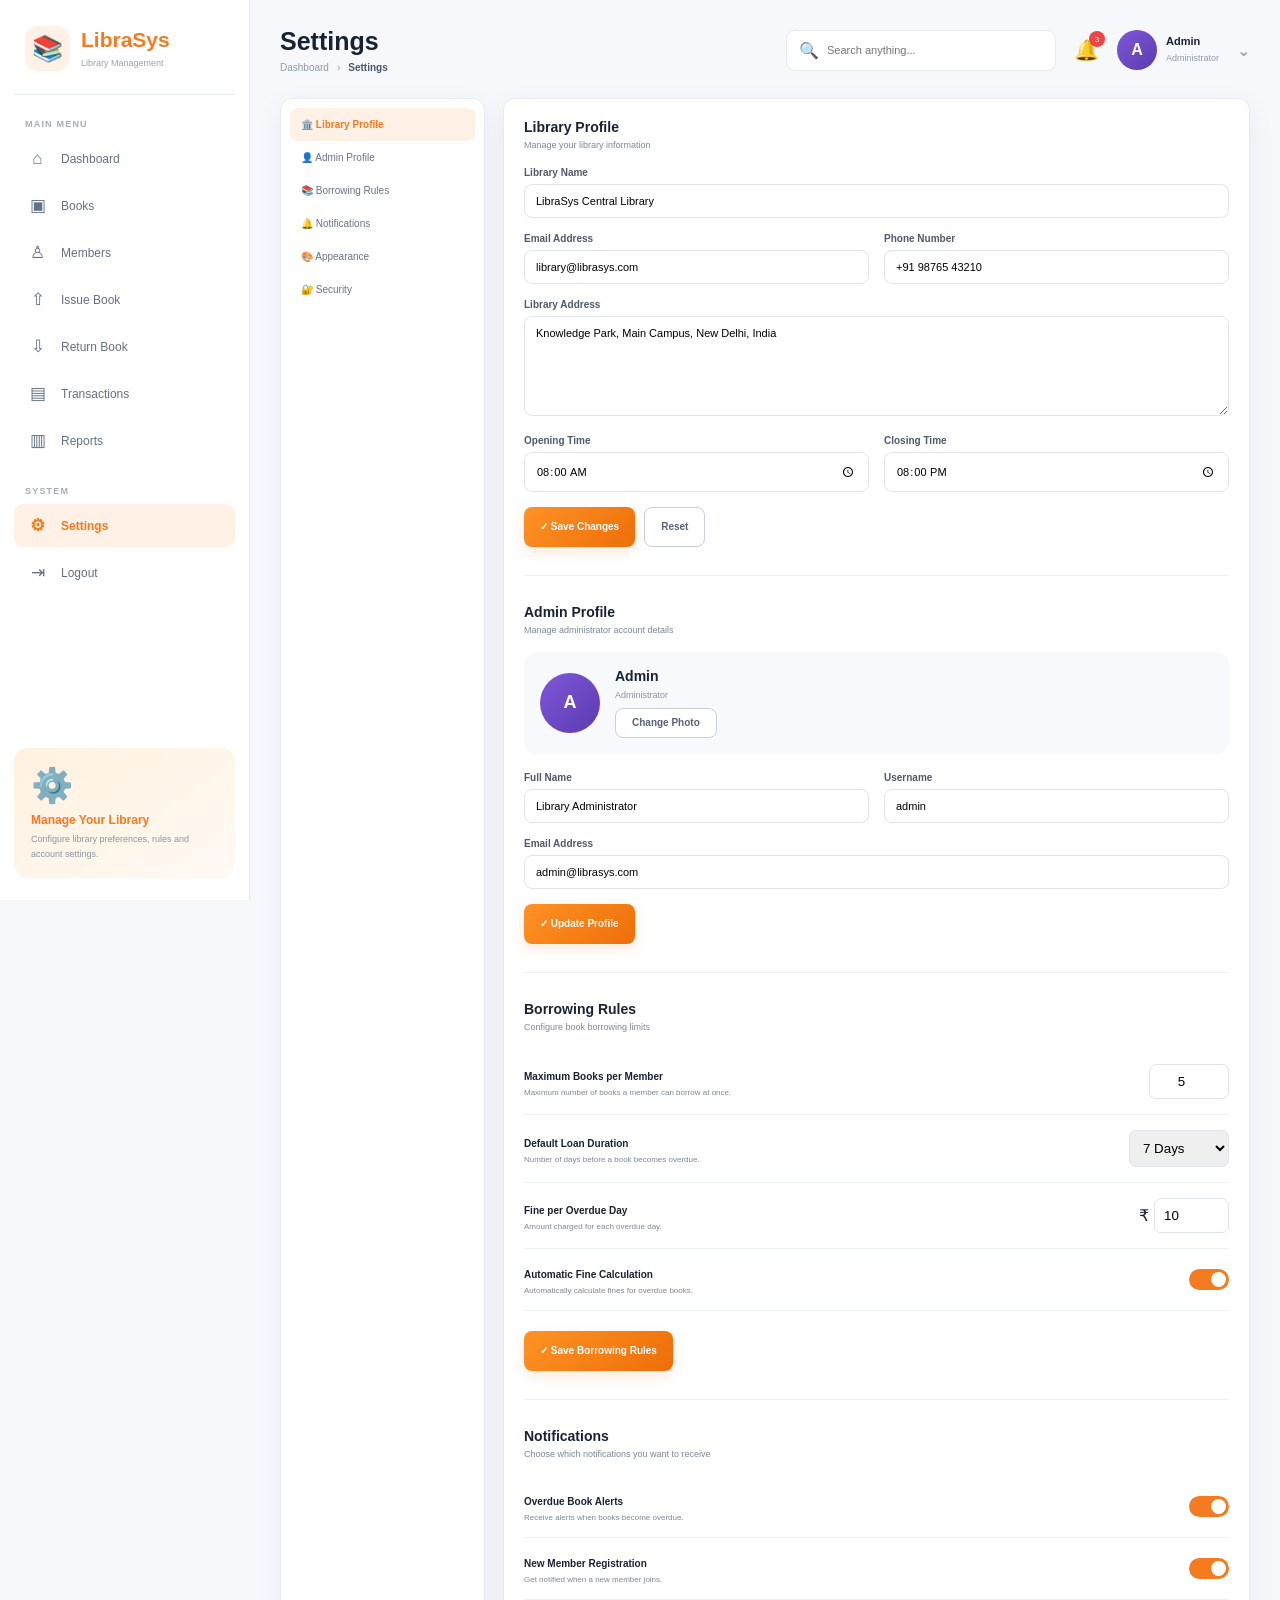
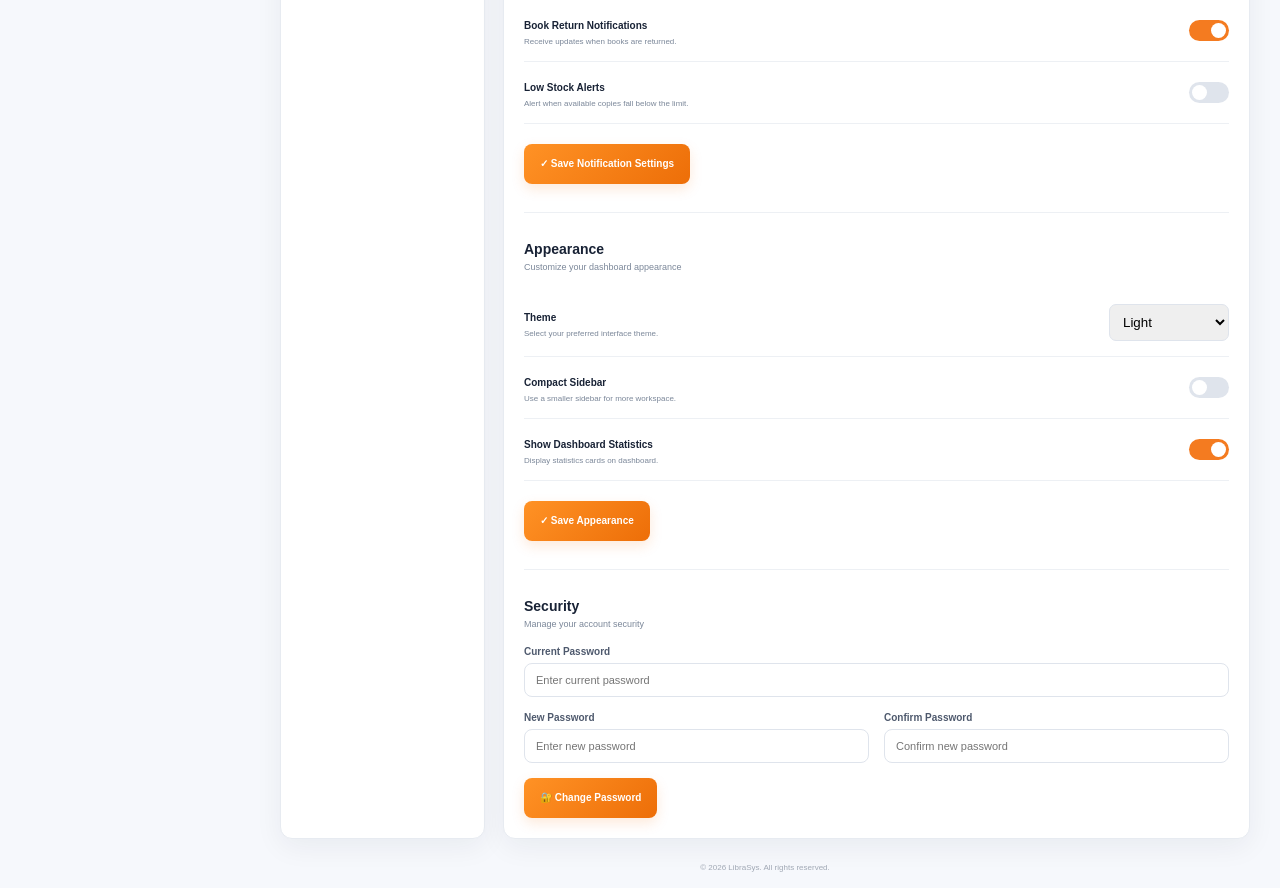
<file: settings.html>
<!DOCTYPE html>
<html lang="en">

<head>

    <meta charset="UTF-8">

    <meta
        name="viewport"
        content="width=device-width, initial-scale=1.0"
    >

    <title>Settings | LibraSys</title>

    <link
        rel="stylesheet"
        href="style.css"
    >

</head>

<body>

<div class="app">


    <!-- =====================================
         SIDEBAR
    ====================================== -->

    <aside class="sidebar">


        <!-- BRAND -->

        <div class="brand">

            <div class="logo">
                📚
            </div>

            <div>

                <h2>
                    LibraSys
                </h2>

                <small>
                    Library Management
                </small>

            </div>

        </div>


        <!-- MAIN MENU -->

        <div class="menu-title">
            MAIN MENU
        </div>


        <nav class="nav">


            <a href="index.html">

                <span>⌂</span>

                <span>
                    Dashboard
                </span>

            </a>


            <a href="books.html">

                <span>▣</span>

                <span>
                    Books
                </span>

            </a>


            <a href="members.html">

                <span>♙</span>

                <span>
                    Members
                </span>

            </a>


            <a href="issue-book.html">

                <span>⇧</span>

                <span>
                    Issue Book
                </span>

            </a>


            <a href="return-book.html">

                <span>⇩</span>

                <span>
                    Return Book
                </span>

            </a>


            <a href="transactions.html">

                <span>▤</span>

                <span>
                    Transactions
                </span>

            </a>


            <a href="reports.html">

                <span>▥</span>

                <span>
                    Reports
                </span>

            </a>

        </nav>


        <!-- SYSTEM -->

        <div class="menu-title">
            SYSTEM
        </div>


        <nav class="nav">


            <a
                href="settings.html"
                class="active"
            >

                <span>⚙</span>

                <span>
                    Settings
                </span>

            </a>


            <a href="logout.html">

                <span>⇥</span>

                <span>
                    Logout
                </span>

            </a>

        </nav>


        <!-- TIP -->

        <div class="side-tip">

            <div class="tip-icon">
                ⚙️
            </div>

            <b>
                Manage Your Library
            </b>

            <p>
                Configure library preferences,
                rules and account settings.
            </p>

        </div>

    </aside>



    <!-- =====================================
         MAIN
    ====================================== -->

    <main class="main">


        <!-- =====================================
             TOPBAR
        ====================================== -->

        <header class="topbar">


            <!-- TITLE -->

            <div class="title">

                <h1>
                    Settings
                </h1>


                <div class="crumb">

                    <a href="index.html">
                        Dashboard
                    </a>

                    <span>
                        ›
                    </span>

                    <b>
                        Settings
                    </b>

                </div>

            </div>


            <!-- RIGHT -->

            <div class="top-right">


                <div class="global-search">

                    🔍

                    <input
                        type="text"
                        placeholder="Search anything..."
                    >

                </div>


                <div class="bell">

                    🔔

                    <i>
                        3
                    </i>

                </div>


                <div class="profile">

                    <div class="avatar">
                        A
                    </div>

                    <div>

                        <b>
                            Admin
                        </b>

                        <small>
                            Administrator
                        </small>

                    </div>

                    <span>
                        ⌄
                    </span>

                </div>

            </div>

        </header>



        <!-- =====================================
             SETTINGS LAYOUT
        ====================================== -->

        <div class="settings-grid">


            <!-- =================================
                 SETTINGS NAVIGATION
            ================================== -->

            <div class="settings-nav">


                <a
                    href="#library"
                    class="active"
                >
                    🏛️
                    Library Profile
                </a>


                <a href="#admin">
                    👤
                    Admin Profile
                </a>


                <a href="#borrowing">
                    📚
                    Borrowing Rules
                </a>


                <a href="#notifications">
                    🔔
                    Notifications
                </a>


                <a href="#appearance">
                    🎨
                    Appearance
                </a>


                <a href="#security">
                    🔐
                    Security
                </a>

            </div>



            <!-- =================================
                 SETTINGS CONTENT
            ================================== -->

            <div class="setting-content">


                <!-- =================================
                     LIBRARY PROFILE
                ================================== -->

                <section id="library">


                    <div class="card-head">

                        <div>

                            <h3>
                                Library Profile
                            </h3>

                            <p>
                                Manage your library information
                            </p>

                        </div>

                    </div>


                    <form class="form">


                        <!-- LIBRARY NAME -->

                        <div class="form-group">

                            <label>
                                Library Name
                            </label>

                            <input
                                type="text"
                                value="LibraSys Central Library"
                            >

                        </div>


                        <!-- EMAIL + PHONE -->

                        <div class="form-row">


                            <div class="form-group">

                                <label>
                                    Email Address
                                </label>

                                <input
                                    type="email"
                                    value="library@librasys.com"
                                >

                            </div>


                            <div class="form-group">

                                <label>
                                    Phone Number
                                </label>

                                <input
                                    type="tel"
                                    value="+91 98765 43210"
                                >

                            </div>

                        </div>


                        <!-- ADDRESS -->

                        <div class="form-group">

                            <label>
                                Library Address
                            </label>

                            <textarea>Knowledge Park, Main Campus, New Delhi, India</textarea>

                        </div>


                        <!-- OPENING HOURS -->

                        <div class="form-row">


                            <div class="form-group">

                                <label>
                                    Opening Time
                                </label>

                                <input
                                    type="time"
                                    value="08:00"
                                >

                            </div>


                            <div class="form-group">

                                <label>
                                    Closing Time
                                </label>

                                <input
                                    type="time"
                                    value="20:00"
                                >

                            </div>

                        </div>


                        <!-- BUTTON -->

                        <div class="form-actions">

                            <button
                                type="button"
                                class="btn primary"
                            >
                                ✓ Save Changes
                            </button>

                            <button
                                type="reset"
                                class="btn secondary"
                            >
                                Reset
                            </button>

                        </div>

                    </form>

                </section>



                <!-- DIVIDER -->

                <hr
                    style="
                        border:0;
                        border-top:
                        1px solid #edf0f4;
                        margin:28px 0;
                    "
                >



                <!-- =================================
                     ADMIN PROFILE
                ================================== -->

                <section id="admin">


                    <div class="card-head">

                        <div>

                            <h3>
                                Admin Profile
                            </h3>

                            <p>
                                Manage administrator account details
                            </p>

                        </div>

                    </div>


                    <!-- PROFILE HEADER -->

                    <div
                        style="
                            display:flex;
                            align-items:center;
                            gap:15px;
                            background:#f8f9fc;
                            padding:16px;
                            border-radius:12px;
                            margin-bottom:18px;
                        "
                    >

                        <div
                            class="avatar"
                            style="
                                width:60px;
                                height:60px;
                                font-size:18px;
                            "
                        >
                            A
                        </div>


                        <div>

                            <strong
                                style="
                                    display:block;
                                    font-size:14px;
                                "
                            >
                                Admin
                            </strong>

                            <small
                                style="
                                    color:#8993a3;
                                    font-size:9px;
                                "
                            >
                                Administrator
                            </small>

                            <br>

                            <button
                                type="button"
                                class="btn secondary"
                                style="
                                    height:30px;
                                    margin-top:6px;
                                "
                            >
                                Change Photo
                            </button>

                        </div>

                    </div>


                    <form class="form">


                        <div class="form-row">


                            <div class="form-group">

                                <label>
                                    Full Name
                                </label>

                                <input
                                    type="text"
                                    value="Library Administrator"
                                >

                            </div>


                            <div class="form-group">

                                <label>
                                    Username
                                </label>

                                <input
                                    type="text"
                                    value="admin"
                                >

                            </div>

                        </div>


                        <div class="form-group">

                            <label>
                                Email Address
                            </label>

                            <input
                                type="email"
                                value="admin@librasys.com"
                            >

                        </div>


                        <div class="form-actions">

                            <button
                                type="button"
                                class="btn primary"
                            >
                                ✓ Update Profile
                            </button>

                        </div>

                    </form>

                </section>



                <!-- DIVIDER -->

                <hr
                    style="
                        border:0;
                        border-top:
                        1px solid #edf0f4;
                        margin:28px 0;
                    "
                >



                <!-- =================================
                     BORROWING RULES
                ================================== -->

                <section id="borrowing">


                    <div class="card-head">

                        <div>

                            <h3>
                                Borrowing Rules
                            </h3>

                            <p>
                                Configure book borrowing limits
                            </p>

                        </div>

                    </div>


                    <div class="setting-line">

                        <div>

                            <b>
                                Maximum Books per Member
                            </b>

                            <p>
                                Maximum number of books a member
                                can borrow at once.
                            </p>

                        </div>


                        <input
                            type="number"
                            value="5"
                            style="
                                width:80px;
                                padding:9px;
                                border:1px solid #dfe4ec;
                                border-radius:7px;
                                text-align:center;
                            "
                        >

                    </div>


                    <div class="setting-line">

                        <div>

                            <b>
                                Default Loan Duration
                            </b>

                            <p>
                                Number of days before a book
                                becomes overdue.
                            </p>

                        </div>


                        <select
                            style="
                                width:100px;
                                padding:9px;
                                border:1px solid #dfe4ec;
                                border-radius:7px;
                            "
                        >

                            <option>
                                7 Days
                            </option>

                            <option>
                                14 Days
                            </option>

                            <option>
                                21 Days
                            </option>

                            <option>
                                30 Days
                            </option>

                        </select>

                    </div>


                    <div class="setting-line">

                        <div>

                            <b>
                                Fine per Overdue Day
                            </b>

                            <p>
                                Amount charged for each overdue day.
                            </p>

                        </div>


                        <div
                            style="
                                display:flex;
                                align-items:center;
                                gap:5px;
                            "
                        >

                            <span>
                                ₹
                            </span>

                            <input
                                type="number"
                                value="10"
                                style="
                                    width:75px;
                                    padding:9px;
                                    border:1px solid #dfe4ec;
                                    border-radius:7px;
                                "
                            >

                        </div>

                    </div>


                    <div class="setting-line">

                        <div>

                            <b>
                                Automatic Fine Calculation
                            </b>

                            <p>
                                Automatically calculate fines
                                for overdue books.
                            </p>

                        </div>


                        <div class="toggle on"></div>

                    </div>


                    <div
                        style="
                            margin-top:20px;
                        "
                    >

                        <button
                            type="button"
                            class="btn primary"
                        >
                            ✓ Save Borrowing Rules
                        </button>

                    </div>

                </section>



                <!-- DIVIDER -->

                <hr
                    style="
                        border:0;
                        border-top:
                        1px solid #edf0f4;
                        margin:28px 0;
                    "
                >



                <!-- =================================
                     NOTIFICATIONS
                ================================== -->

                <section id="notifications">


                    <div class="card-head">

                        <div>

                            <h3>
                                Notifications
                            </h3>

                            <p>
                                Choose which notifications
                                you want to receive
                            </p>

                        </div>

                    </div>


                    <div class="setting-line">

                        <div>

                            <b>
                                Overdue Book Alerts
                            </b>

                            <p>
                                Receive alerts when books
                                become overdue.
                            </p>

                        </div>

                        <div class="toggle on"></div>

                    </div>


                    <div class="setting-line">

                        <div>

                            <b>
                                New Member Registration
                            </b>

                            <p>
                                Get notified when a new
                                member joins.
                            </p>

                        </div>

                        <div class="toggle on"></div>

                    </div>


                    <div class="setting-line">

                        <div>

                            <b>
                                Book Return Notifications
                            </b>

                            <p>
                                Receive updates when books
                                are returned.
                            </p>

                        </div>

                        <div class="toggle on"></div>

                    </div>


                    <div class="setting-line">

                        <div>

                            <b>
                                Low Stock Alerts
                            </b>

                            <p>
                                Alert when available copies
                                fall below the limit.
                            </p>

                        </div>

                        <div class="toggle"></div>

                    </div>


                    <div
                        style="
                            margin-top:20px;
                        "
                    >

                        <button
                            type="button"
                            class="btn primary"
                        >
                            ✓ Save Notification Settings
                        </button>

                    </div>

                </section>



                <!-- DIVIDER -->

                <hr
                    style="
                        border:0;
                        border-top:
                        1px solid #edf0f4;
                        margin:28px 0;
                    "
                >



                <!-- =================================
                     APPEARANCE
                ================================== -->

                <section id="appearance">


                    <div class="card-head">

                        <div>

                            <h3>
                                Appearance
                            </h3>

                            <p>
                                Customize your dashboard appearance
                            </p>

                        </div>

                    </div>


                    <div class="setting-line">

                        <div>

                            <b>
                                Theme
                            </b>

                            <p>
                                Select your preferred interface theme.
                            </p>

                        </div>


                        <select
                            style="
                                width:120px;
                                padding:9px;
                                border:1px solid #dfe4ec;
                                border-radius:7px;
                            "
                        >

                            <option>
                                Light
                            </option>

                            <option>
                                Dark
                            </option>

                            <option>
                                System
                            </option>

                        </select>

                    </div>


                    <div class="setting-line">

                        <div>

                            <b>
                                Compact Sidebar
                            </b>

                            <p>
                                Use a smaller sidebar for more workspace.
                            </p>

                        </div>

                        <div class="toggle"></div>

                    </div>


                    <div class="setting-line">

                        <div>

                            <b>
                                Show Dashboard Statistics
                            </b>

                            <p>
                                Display statistics cards on dashboard.
                            </p>

                        </div>

                        <div class="toggle on"></div>

                    </div>


                    <div
                        style="
                            margin-top:20px;
                        "
                    >

                        <button
                            type="button"
                            class="btn primary"
                        >
                            ✓ Save Appearance
                        </button>

                    </div>

                </section>



                <!-- DIVIDER -->

                <hr
                    style="
                        border:0;
                        border-top:
                        1px solid #edf0f4;
                        margin:28px 0;
                    "
                >



                <!-- =================================
                     SECURITY
                ================================== -->

                <section id="security">


                    <div class="card-head">

                        <div>

                            <h3>
                                Security
                            </h3>

                            <p>
                                Manage your account security
                            </p>

                        </div>

                    </div>


                    <form class="form">


                        <div class="form-group">

                            <label>
                                Current Password
                            </label>

                            <input
                                type="password"
                                placeholder="Enter current password"
                            >

                        </div>


                        <div class="form-row">


                            <div class="form-group">

                                <label>
                                    New Password
                                </label>

                                <input
                                    type="password"
                                    placeholder="Enter new password"
                                >

                            </div>


                            <div class="form-group">

                                <label>
                                    Confirm Password
                                </label>

                                <input
                                    type="password"
                                    placeholder="Confirm new password"
                                >

                            </div>

                        </div>


                        <div class="form-actions">

                            <button
                                type="button"
                                class="btn primary"
                            >
                                🔐 Change Password
                            </button>

                        </div>

                    </form>

                </section>

            </div>

        </div>



        <!-- =====================================
             FOOTER
        ====================================== -->

        <footer>

            © 2026 LibraSys.
            All rights reserved.

        </footer>


    </main>

</div>

</body>

</html>
</file>
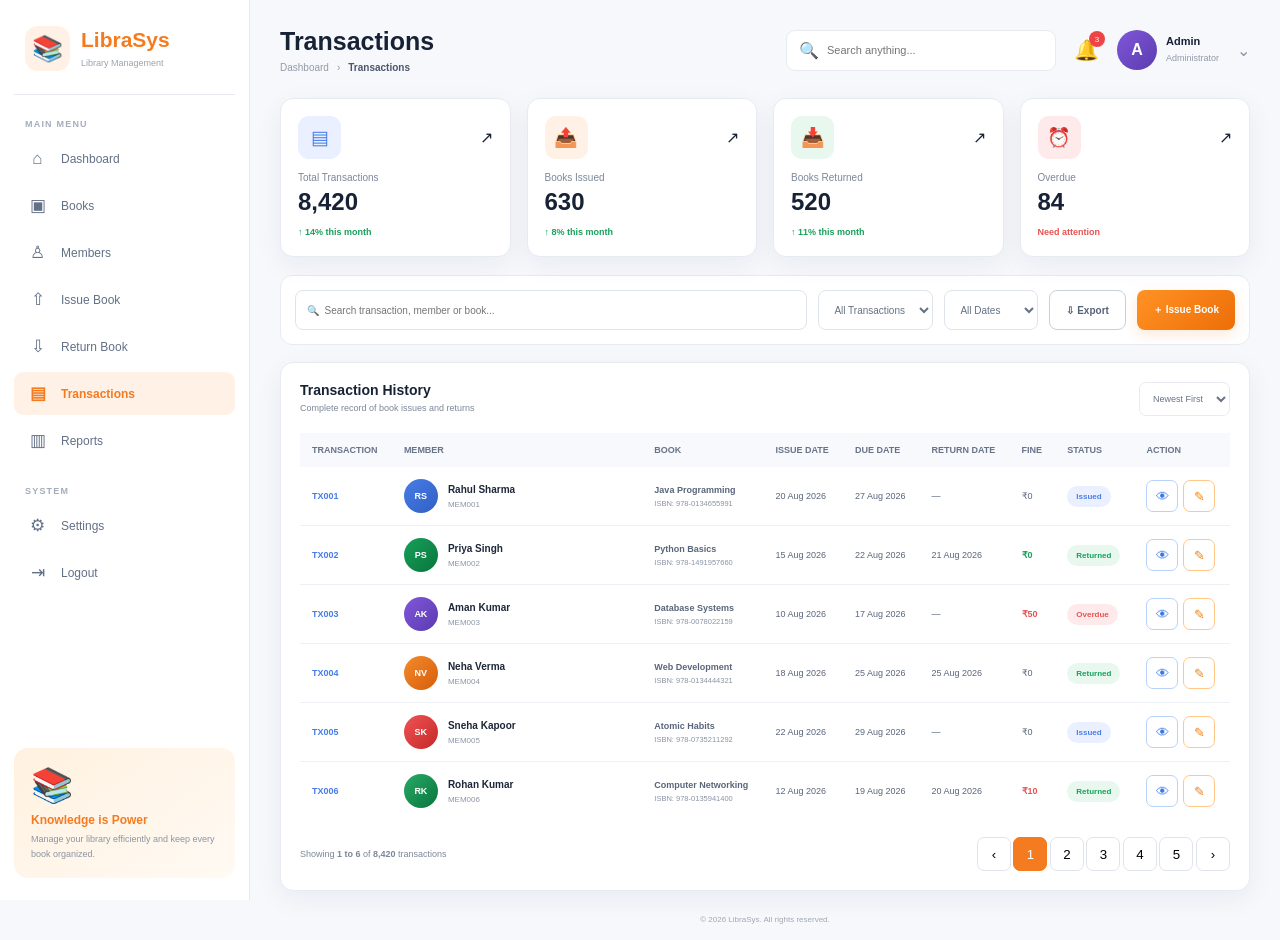
<file: transactions.html>
<!DOCTYPE html>
<html lang="en">

<head>

    <meta charset="UTF-8">

    <meta
        name="viewport"
        content="width=device-width, initial-scale=1.0"
    >

    <title>Transactions | LibraSys</title>

    <link
        rel="stylesheet"
        href="style.css"
    >

</head>

<body>

<div class="app">


    <!-- =====================================
         SIDEBAR
    ====================================== -->

    <aside class="sidebar">

        <!-- BRAND -->

        <div class="brand">

            <div class="logo">
                📚
            </div>

            <div>

                <h2>
                    LibraSys
                </h2>

                <small>
                    Library Management
                </small>

            </div>

        </div>


        <!-- MAIN MENU -->

        <div class="menu-title">
            MAIN MENU
        </div>


        <nav class="nav">

            <a href="index.html">

                <span>⌂</span>

                <span>
                    Dashboard
                </span>

            </a>


            <a href="books.html">

                <span>▣</span>

                <span>
                    Books
                </span>

            </a>


            <a href="members.html">

                <span>♙</span>

                <span>
                    Members
                </span>

            </a>


            <a href="issue-book.html">

                <span>⇧</span>

                <span>
                    Issue Book
                </span>

            </a>


            <a href="return-book.html">

                <span>⇩</span>

                <span>
                    Return Book
                </span>

            </a>


            <a
                href="transactions.html"
                class="active"
            >

                <span>▤</span>

                <span>
                    Transactions
                </span>

            </a>


            <a href="reports.html">

                <span>▥</span>

                <span>
                    Reports
                </span>

            </a>

        </nav>


        <!-- SYSTEM -->

        <div class="menu-title">
            SYSTEM
        </div>


        <nav class="nav">

            <a href="settings.html">

                <span>⚙</span>

                <span>
                    Settings
                </span>

            </a>


            <a href="logout.html">

                <span>⇥</span>

                <span>
                    Logout
                </span>

            </a>

        </nav>


        <!-- SIDEBAR TIP -->

        <div class="side-tip">

            <div class="tip-icon">
                📚
            </div>

            <b>
                Knowledge is Power
            </b>

            <p>
                Manage your library efficiently
                and keep every book organized.
            </p>

        </div>

    </aside>



    <!-- =====================================
         MAIN
    ====================================== -->

    <main class="main">


        <!-- =====================================
             TOPBAR
        ====================================== -->

        <header class="topbar">


            <!-- TITLE -->

            <div class="title">

                <h1>
                    Transactions
                </h1>


                <div class="crumb">

                    <a href="index.html">
                        Dashboard
                    </a>

                    <span>
                        ›
                    </span>

                    <b>
                        Transactions
                    </b>

                </div>

            </div>



            <!-- RIGHT -->

            <div class="top-right">


                <!-- SEARCH -->

                <div class="global-search">

                    🔍

                    <input
                        type="text"
                        placeholder="Search anything..."
                    >

                </div>


                <!-- NOTIFICATION -->

                <div class="bell">

                    🔔

                    <i>
                        3
                    </i>

                </div>


                <!-- PROFILE -->

                <div class="profile">

                    <div class="avatar">
                        A
                    </div>

                    <div>

                        <b>
                            Admin
                        </b>

                        <small>
                            Administrator
                        </small>

                    </div>

                    <span>
                        ⌄
                    </span>

                </div>

            </div>

        </header>



        <!-- =====================================
             STATISTICS
        ====================================== -->

        <section class="stats">


            <!-- TOTAL TRANSACTIONS -->

            <div class="stat">

                <div class="stat-head">

                    <div class="stat-icon s-blue">
                        ▤
                    </div>

                    <span>
                        ↗
                    </span>

                </div>

                <p>
                    Total Transactions
                </p>

                <h2>
                    8,420
                </h2>

                <span class="growth">
                    ↑ 14% this month
                </span>

            </div>



            <!-- ISSUED -->

            <div class="stat">

                <div class="stat-head">

                    <div class="stat-icon s-orange">
                        📤
                    </div>

                    <span>
                        ↗
                    </span>

                </div>

                <p>
                    Books Issued
                </p>

                <h2>
                    630
                </h2>

                <span class="growth">
                    ↑ 8% this month
                </span>

            </div>



            <!-- RETURNED -->

            <div class="stat">

                <div class="stat-head">

                    <div class="stat-icon s-green">
                        📥
                    </div>

                    <span>
                        ↗
                    </span>

                </div>

                <p>
                    Books Returned
                </p>

                <h2>
                    520
                </h2>

                <span class="growth">
                    ↑ 11% this month
                </span>

            </div>



            <!-- OVERDUE -->

            <div class="stat">

                <div class="stat-head">

                    <div class="stat-icon s-red">
                        ⏰
                    </div>

                    <span>
                        ↗
                    </span>

                </div>

                <p>
                    Overdue
                </p>

                <h2>
                    84
                </h2>

                <span
                    style="
                        font-size:9px;
                        color:#e65353;
                        font-weight:700;
                    "
                >
                    Need attention
                </span>

            </div>

        </section>



        <!-- =====================================
             FILTER TOOLBAR
        ====================================== -->

        <div class="toolbar">


            <!-- SEARCH -->

            <input
                type="text"
                placeholder="🔍  Search transaction, member or book..."
            >


            <!-- TRANSACTION TYPE -->

            <select>

                <option>
                    All Transactions
                </option>

                <option>
                    Issued
                </option>

                <option>
                    Returned
                </option>

                <option>
                    Overdue
                </option>

            </select>


            <!-- DATE -->

            <select>

                <option>
                    All Dates
                </option>

                <option>
                    Today
                </option>

                <option>
                    This Week
                </option>

                <option>
                    This Month
                </option>

            </select>


            <!-- EXPORT -->

            <button class="btn secondary">

                ⇩
                Export

            </button>


            <!-- ISSUE -->

            <a
                href="issue-book.html"
                class="btn primary"
                style="
                    display:flex;
                    align-items:center;
                    justify-content:center;
                "
            >

                ＋
                Issue Book

            </a>

        </div>



        <!-- =====================================
             TRANSACTION TABLE
        ====================================== -->

        <div class="card">


            <!-- HEADER -->

            <div class="card-head">

                <div>

                    <h3>
                        Transaction History
                    </h3>

                    <p>
                        Complete record of book issues
                        and returns
                    </p>

                </div>


                <select class="select">

                    <option>
                        Newest First
                    </option>

                    <option>
                        Oldest First
                    </option>

                </select>

            </div>



            <!-- TABLE -->

            <div class="table-wrap">

                <table class="table">


                    <thead>

                        <tr>

                            <th>
                                TRANSACTION
                            </th>

                            <th>
                                MEMBER
                            </th>

                            <th>
                                BOOK
                            </th>

                            <th>
                                ISSUE DATE
                            </th>

                            <th>
                                DUE DATE
                            </th>

                            <th>
                                RETURN DATE
                            </th>

                            <th>
                                FINE
                            </th>

                            <th>
                                STATUS
                            </th>

                            <th>
                                ACTION
                            </th>

                        </tr>

                    </thead>



                    <tbody>


                        <!-- =================================
                             TRANSACTION 1
                        ================================== -->

                        <tr>

                            <td>

                                <strong
                                    style="
                                        color:#477de8;
                                    "
                                >
                                    TX001
                                </strong>

                            </td>


                            <td>

                                <div class="book-title">

                                    <div
                                        class="avatar"
                                        style="
                                            width:34px;
                                            height:34px;
                                            font-size:9px;
                                            background:
                                            linear-gradient(
                                                135deg,
                                                #477de8,
                                                #315fc2
                                            );
                                        "
                                    >
                                        RS
                                    </div>

                                    <div>

                                        <strong>
                                            Rahul Sharma
                                        </strong>

                                        <small>
                                            MEM001
                                        </small>

                                    </div>

                                </div>

                            </td>


                            <td>

                                <strong>
                                    Java Programming
                                </strong>

                                <small
                                    style="
                                        display:block;
                                        color:#8993a3;
                                        margin-top:4px;
                                    "
                                >
                                    ISBN: 978-0134655991
                                </small>

                            </td>


                            <td>
                                20 Aug 2026
                            </td>


                            <td>
                                27 Aug 2026
                            </td>


                            <td>
                                —
                            </td>


                            <td>
                                ₹0
                            </td>


                            <td>

                                <span class="badge issued">
                                    Issued
                                </span>

                            </td>


                            <td>

                                <div class="actions">

                                    <button class="view">
                                        👁
                                    </button>

                                    <button class="edit">
                                        ✎
                                    </button>

                                </div>

                            </td>

                        </tr>



                        <!-- =================================
                             TRANSACTION 2
                        ================================== -->

                        <tr>

                            <td>

                                <strong
                                    style="
                                        color:#477de8;
                                    "
                                >
                                    TX002
                                </strong>

                            </td>


                            <td>

                                <div class="book-title">

                                    <div
                                        class="avatar"
                                        style="
                                            width:34px;
                                            height:34px;
                                            font-size:9px;
                                            background:
                                            linear-gradient(
                                                135deg,
                                                #18a05a,
                                                #08753d
                                            );
                                        "
                                    >
                                        PS
                                    </div>

                                    <div>

                                        <strong>
                                            Priya Singh
                                        </strong>

                                        <small>
                                            MEM002
                                        </small>

                                    </div>

                                </div>

                            </td>


                            <td>

                                <strong>
                                    Python Basics
                                </strong>

                                <small
                                    style="
                                        display:block;
                                        color:#8993a3;
                                        margin-top:4px;
                                    "
                                >
                                    ISBN: 978-1491957660
                                </small>

                            </td>


                            <td>
                                15 Aug 2026
                            </td>


                            <td>
                                22 Aug 2026
                            </td>


                            <td>
                                21 Aug 2026
                            </td>


                            <td
                                style="
                                    color:#18a05a;
                                    font-weight:700;
                                "
                            >
                                ₹0
                            </td>


                            <td>

                                <span class="badge available">
                                    Returned
                                </span>

                            </td>


                            <td>

                                <div class="actions">

                                    <button class="view">
                                        👁
                                    </button>

                                    <button class="edit">
                                        ✎
                                    </button>

                                </div>

                            </td>

                        </tr>



                        <!-- =================================
                             TRANSACTION 3
                        ================================== -->

                        <tr>

                            <td>

                                <strong
                                    style="
                                        color:#477de8;
                                    "
                                >
                                    TX003
                                </strong>

                            </td>


                            <td>

                                <div class="book-title">

                                    <div
                                        class="avatar"
                                        style="
                                            width:34px;
                                            height:34px;
                                            font-size:9px;
                                            background:
                                            linear-gradient(
                                                135deg,
                                                #8057d9,
                                                #5b3bb0
                                            );
                                        "
                                    >
                                        AK
                                    </div>

                                    <div>

                                        <strong>
                                            Aman Kumar
                                        </strong>

                                        <small>
                                            MEM003
                                        </small>

                                    </div>

                                </div>

                            </td>


                            <td>

                                <strong>
                                    Database Systems
                                </strong>

                                <small
                                    style="
                                        display:block;
                                        color:#8993a3;
                                        margin-top:4px;
                                    "
                                >
                                    ISBN: 978-0078022159
                                </small>

                            </td>


                            <td>
                                10 Aug 2026
                            </td>


                            <td>
                                17 Aug 2026
                            </td>


                            <td>
                                —
                            </td>


                            <td
                                style="
                                    color:#e65353;
                                    font-weight:700;
                                "
                            >
                                ₹50
                            </td>


                            <td>

                                <span class="badge overdue">
                                    Overdue
                                </span>

                            </td>


                            <td>

                                <div class="actions">

                                    <button class="view">
                                        👁
                                    </button>

                                    <button class="edit">
                                        ✎
                                    </button>

                                </div>

                            </td>

                        </tr>



                        <!-- =================================
                             TRANSACTION 4
                        ================================== -->

                        <tr>

                            <td>

                                <strong
                                    style="
                                        color:#477de8;
                                    "
                                >
                                    TX004
                                </strong>

                            </td>


                            <td>

                                <div class="book-title">

                                    <div
                                        class="avatar"
                                        style="
                                            width:34px;
                                            height:34px;
                                            font-size:9px;
                                            background:
                                            linear-gradient(
                                                135deg,
                                                #f28b2d,
                                                #d75d09
                                            );
                                        "
                                    >
                                        NV
                                    </div>

                                    <div>

                                        <strong>
                                            Neha Verma
                                        </strong>

                                        <small>
                                            MEM004
                                        </small>

                                    </div>

                                </div>

                            </td>


                            <td>

                                <strong>
                                    Web Development
                                </strong>

                                <small
                                    style="
                                        display:block;
                                        color:#8993a3;
                                        margin-top:4px;
                                    "
                                >
                                    ISBN: 978-0134444321
                                </small>

                            </td>


                            <td>
                                18 Aug 2026
                            </td>


                            <td>
                                25 Aug 2026
                            </td>


                            <td>
                                25 Aug 2026
                            </td>


                            <td>
                                ₹0
                            </td>


                            <td>

                                <span class="badge available">
                                    Returned
                                </span>

                            </td>


                            <td>

                                <div class="actions">

                                    <button class="view">
                                        👁
                                    </button>

                                    <button class="edit">
                                        ✎
                                    </button>

                                </div>

                            </td>

                        </tr>



                        <!-- =================================
                             TRANSACTION 5
                        ================================== -->

                        <tr>

                            <td>

                                <strong
                                    style="
                                        color:#477de8;
                                    "
                                >
                                    TX005
                                </strong>

                            </td>


                            <td>

                                <div class="book-title">

                                    <div
                                        class="avatar"
                                        style="
                                            width:34px;
                                            height:34px;
                                            font-size:9px;
                                            background:
                                            linear-gradient(
                                                135deg,
                                                #ef5353,
                                                #c62828
                                            );
                                        "
                                    >
                                        SK
                                    </div>

                                    <div>

                                        <strong>
                                            Sneha Kapoor
                                        </strong>

                                        <small>
                                            MEM005
                                        </small>

                                    </div>

                                </div>

                            </td>


                            <td>

                                <strong>
                                    Atomic Habits
                                </strong>

                                <small
                                    style="
                                        display:block;
                                        color:#8993a3;
                                        margin-top:4px;
                                    "
                                >
                                    ISBN: 978-0735211292
                                </small>

                            </td>


                            <td>
                                22 Aug 2026
                            </td>


                            <td>
                                29 Aug 2026
                            </td>


                            <td>
                                —
                            </td>


                            <td>
                                ₹0
                            </td>


                            <td>

                                <span class="badge issued">
                                    Issued
                                </span>

                            </td>


                            <td>

                                <div class="actions">

                                    <button class="view">
                                        👁
                                    </button>

                                    <button class="edit">
                                        ✎
                                    </button>

                                </div>

                            </td>

                        </tr>



                        <!-- =================================
                             TRANSACTION 6
                        ================================== -->

                        <tr>

                            <td>

                                <strong
                                    style="
                                        color:#477de8;
                                    "
                                >
                                    TX006
                                </strong>

                            </td>


                            <td>

                                <div class="book-title">

                                    <div
                                        class="avatar"
                                        style="
                                            width:34px;
                                            height:34px;
                                            font-size:9px;
                                            background:
                                            linear-gradient(
                                                135deg,
                                                #29a966,
                                                #08753d
                                            );
                                        "
                                    >
                                        RK
                                    </div>

                                    <div>

                                        <strong>
                                            Rohan Kumar
                                        </strong>

                                        <small>
                                            MEM006
                                        </small>

                                    </div>

                                </div>

                            </td>


                            <td>

                                <strong>
                                    Computer Networking
                                </strong>

                                <small
                                    style="
                                        display:block;
                                        color:#8993a3;
                                        margin-top:4px;
                                    "
                                >
                                    ISBN: 978-0135941400
                                </small>

                            </td>


                            <td>
                                12 Aug 2026
                            </td>


                            <td>
                                19 Aug 2026
                            </td>


                            <td>
                                20 Aug 2026
                            </td>


                            <td
                                style="
                                    color:#e65353;
                                    font-weight:700;
                                "
                            >
                                ₹10
                            </td>


                            <td>

                                <span class="badge available">
                                    Returned
                                </span>

                            </td>


                            <td>

                                <div class="actions">

                                    <button class="view">
                                        👁
                                    </button>

                                    <button class="edit">
                                        ✎
                                    </button>

                                </div>

                            </td>

                        </tr>


                    </tbody>

                </table>

            </div>



            <!-- =====================================
                 PAGINATION
            ====================================== -->

            <div class="pagination">

                <span>

                    Showing
                    <b>
                        1 to 6
                    </b>

                    of

                    <b>
                        8,420
                    </b>

                    transactions

                </span>


                <div>

                    <button>
                        ‹
                    </button>

                    <button class="current">
                        1
                    </button>

                    <button>
                        2
                    </button>

                    <button>
                        3
                    </button>

                    <button>
                        4
                    </button>

                    <button>
                        5
                    </button>

                    <button>
                        ›
                    </button>

                </div>

            </div>

        </div>



        <!-- =====================================
             FOOTER
        ====================================== -->

        <footer>

            © 2026 LibraSys.
            All rights reserved.

        </footer>


    </main>

</div>

</body>

</html>
</file>
<file: style.css>
* {
    margin: 0;
    padding: 0;
    box-sizing: border-box;
}

:root {
    --primary: #f47b20;
    --primary-dark: #dc5e08;
    --primary-soft: #fff1e5;

    --navy: #182235;
    --muted: #7b8799;
    --line: #e7ebf1;
    --bg: #f6f8fc;
    --white: #ffffff;

    --green: #18a05a;
    --green-soft: #e8f8ef;

    --blue: #477de8;
    --blue-soft: #eaf0ff;

    --red: #e65353;
    --red-soft: #ffeaeb;

    --purple: #8057d9;
    --purple-soft: #f0eaff;

    --shadow: 0 8px 28px rgba(24, 34, 53, 0.06);
}

body {
    font-family: Arial, Helvetica, sans-serif;
    background: var(--bg);
    color: var(--navy);
}

a {
    text-decoration: none;
    color: inherit;
}

button,
input,
select,
textarea {
    font-family: inherit;
}

/* =========================
   APP
========================= */

.app {
    min-height: 100vh;
}

/* =========================
   SIDEBAR
========================= */

.sidebar {
    position: fixed;
    left: 0;
    top: 0;
    bottom: 0;

    width: 250px;

    background: #fff;
    border-right: 1px solid var(--line);

    padding: 22px 14px;

    display: flex;
    flex-direction: column;

    z-index: 20;
}

.brand {
    display: flex;
    align-items: center;
    gap: 11px;

    padding: 4px 11px 23px;

    border-bottom: 1px solid var(--line);
}

.logo {
    width: 45px;
    height: 45px;

    border-radius: 13px;

    background: var(--primary-soft);

    display: grid;
    place-items: center;

    font-size: 25px;
}

.brand h2 {
    font-size: 21px;
    color: var(--primary);
}

.brand small {
    font-size: 9px;
    color: #9aa3b0;
}

/* MENU */

.menu-title {
    font-size: 9px;
    color: #a5adba;

    font-weight: 800;

    letter-spacing: 1.2px;

    margin: 24px 11px 8px;
}

.nav {
    display: grid;
    gap: 4px;
}

.nav a {
    height: 43px;

    border-radius: 9px;

    display: flex;
    align-items: center;

    gap: 12px;

    padding: 0 12px;

    color: #637086;

    font-size: 12px;

    transition: 0.2s;
}

.nav a span:first-child {
    width: 23px;

    text-align: center;

    font-size: 17px;
}

.nav a:hover {
    background: #fff7f0;
    color: var(--primary);
}

.nav a.active {
    background: var(--primary-soft);

    color: var(--primary);

    font-weight: 700;
}

/* SIDEBAR TIP */

.side-tip {
    margin-top: auto;

    background: linear-gradient(
        145deg,
        #fff1df,
        #fffaf4
    );

    border-radius: 14px;

    padding: 17px;
}

.side-tip .tip-icon {
    font-size: 34px;
}

.side-tip b {
    display: block;

    color: var(--primary);

    font-size: 12px;

    margin: 8px 0 5px;
}

.side-tip p {
    color: #8b94a2;

    font-size: 9px;

    line-height: 1.6;
}

/* =========================
   MAIN
========================= */

.main {
    margin-left: 250px;

    padding: 27px 30px 12px;

    min-height: 100vh;
}

/* =========================
   TOPBAR
========================= */

.topbar {
    display: flex;

    justify-content: space-between;

    align-items: center;

    margin-bottom: 25px;
}

.title h1 {
    font-size: 25px;
}

.crumb {
    display: flex;

    gap: 8px;

    color: #929baa;

    font-size: 10px;

    margin-top: 6px;
}

.crumb b {
    color: #4b566a;
}

.top-right {
    display: flex;

    align-items: center;

    gap: 18px;
}

.global-search {
    width: 270px;

    height: 41px;

    background: #fff;

    border: 1px solid var(--line);

    border-radius: 9px;

    display: flex;

    align-items: center;

    gap: 8px;

    padding: 0 12px;
}

.global-search input {
    border: 0;

    outline: 0;

    width: 100%;

    font-size: 11px;
}

.bell {
    font-size: 20px;

    position: relative;
}

.bell i {
    position: absolute;

    right: -6px;
    top: -7px;

    background: #ef4444;

    color: white;

    width: 16px;
    height: 16px;

    border-radius: 50%;

    font-size: 8px;

    font-style: normal;

    display: grid;

    place-items: center;
}

.profile {
    display: flex;

    align-items: center;

    gap: 9px;
}

.avatar {
    width: 40px;
    height: 40px;

    border-radius: 50%;

    background: linear-gradient(
        135deg,
        #8057d9,
        #5b3bb0
    );

    color: #fff;

    display: grid;

    place-items: center;

    font-weight: 800;
}

.profile b {
    display: block;

    font-size: 11px;
}

.profile small {
    color: #929baa;

    font-size: 9px;
}

.profile > span {
    margin-left: 9px;

    color: #8993a4;
}

/* =========================
   STAT CARDS
========================= */

.stats {
    display: grid;

    grid-template-columns: repeat(4, 1fr);

    gap: 16px;

    margin-bottom: 18px;
}

.stat {
    background: #fff;

    border: 1px solid var(--line);

    border-radius: 13px;

    padding: 17px;

    box-shadow: var(--shadow);
}

.stat-head {
    display: flex;

    justify-content: space-between;

    align-items: center;
}

.stat-icon {
    width: 43px;
    height: 43px;

    border-radius: 11px;

    display: grid;

    place-items: center;

    font-size: 19px;
}

.s-blue {
    background: var(--blue-soft);
    color: var(--blue);
}

.s-green {
    background: var(--green-soft);
    color: var(--green);
}

.s-orange {
    background: var(--primary-soft);
    color: var(--primary);
}

.s-red {
    background: var(--red-soft);
    color: var(--red);
}

.stat p {
    font-size: 10px;

    color: var(--muted);

    margin-top: 13px;
}

.stat h2 {
    font-size: 24px;

    margin: 5px 0;
}

.growth {
    font-size: 9px;

    color: var(--green);

    font-weight: 700;
}

/* =========================
   CARDS
========================= */

.card {
    background: #fff;

    border: 1px solid var(--line);

    border-radius: 13px;

    padding: 19px;

    box-shadow: var(--shadow);
}

.card-head {
    display: flex;

    justify-content: space-between;

    align-items: flex-start;

    margin-bottom: 17px;
}

.card-head h3 {
    font-size: 14px;
}

.card-head p {
    font-size: 9px;

    color: var(--muted);

    margin-top: 5px;
}

.link {
    font-size: 10px;

    color: var(--primary);

    font-weight: 700;
}

.select {
    height: 34px;

    border: 1px solid var(--line);

    border-radius: 7px;

    padding: 0 9px;

    color: #687388;

    font-size: 9px;

    background: #fff;
}

/* =========================
   DASHBOARD
========================= */

.dashboard-grid {
    display: grid;

    grid-template-columns: 1.75fr 1fr;

    gap: 18px;
}

.bottom-grid {
    display: grid;

    grid-template-columns: 1fr 1.4fr;

    gap: 18px;

    margin-top: 18px;
}

/* CHART */

.chart {
    height: 215px;

    display: flex;

    align-items: flex-end;

    gap: 14px;

    padding: 12px 7px 0;

    border-bottom: 1px solid var(--line);

    position: relative;
}

.chart::before {
    content: "";

    position: absolute;

    inset: 8px 0 0;

    background:
        repeating-linear-gradient(
            to bottom,
            #eef1f5 0 1px,
            transparent 1px 42px
        );
}

.bar-group {
    height: 100%;

    flex: 1;

    display: flex;

    align-items: flex-end;

    justify-content: center;

    gap: 3px;

    z-index: 1;
}

.bar {
    width: 9px;

    border-radius: 5px 5px 0 0;
}

.bar.a {
    background: #477de8;
}

.bar.b {
    background: #f28b2d;
}

.bar.c {
    background: #29a966;
}

.days {
    display: flex;

    justify-content: space-around;

    color: #8b95a5;

    font-size: 8px;

    padding-top: 8px;
}

.legend {
    display: flex;

    gap: 16px;

    margin-top: 11px;

    color: #727e90;

    font-size: 9px;
}

.legend span {
    display: flex;

    align-items: center;

    gap: 5px;
}

.legend i {
    width: 7px;
    height: 7px;

    border-radius: 50%;
}

/* ACTIVITY */

.activity {
    display: flex;

    gap: 10px;

    padding: 11px 0;

    border-bottom: 1px solid #f0f2f5;
}

.activity:last-child {
    border: 0;
}

.activity-icon {
    width: 33px;
    height: 33px;

    border-radius: 50%;

    background: var(--blue-soft);

    display: grid;

    place-items: center;

    flex: none;

    font-size: 14px;
}

.activity b {
    display: block;

    font-size: 9px;

    line-height: 1.5;
}

.activity small {
    font-size: 8px;

    color: #9ba3b0;
}

/* DONUT */

.donut-wrap {
    display: flex;

    align-items: center;

    gap: 25px;
}

.donut {
    width: 145px;
    height: 145px;

    border-radius: 50%;

    background:
        conic-gradient(
            #477de8 0 67%,
            #f28b2d 67% 91%,
            #ef5353 91%
        );

    display: grid;

    place-items: center;

    position: relative;
}

.donut::after {
    content: "";

    width: 92px;
    height: 92px;

    background: white;

    border-radius: 50%;
}

.donut-center {
    position: absolute;

    text-align: center;

    z-index: 1;
}

.donut-center b {
    display: block;

    font-size: 20px;
}

.donut-center small {
    font-size: 8px;

    color: var(--muted);
}

.status-line {
    font-size: 9px;

    margin-bottom: 16px;
}

.status-line b {
    float: right;
}

/* =========================
   TOOLBAR
========================= */

.toolbar {
    display: flex;

    gap: 11px;

    align-items: center;

    background: #fff;

    border: 1px solid var(--line);

    border-radius: 12px;

    padding: 14px;

    margin-bottom: 17px;
}

.toolbar input,
.toolbar select {
    height: 40px;

    border: 1px solid #dfe4ec;

    border-radius: 8px;

    padding: 0 11px;

    outline: 0;

    background: #fff;

    color: #667185;

    font-size: 10px;
}

.toolbar input {
    flex: 1;
}

.btn {
    height: 40px;

    border: 0;

    border-radius: 8px;

    padding: 0 16px;

    font-size: 10px;

    font-weight: 700;

    cursor: pointer;

    white-space: nowrap;
}

.primary {
    background:
        linear-gradient(
            135deg,
            #ff9225,
            #ed6e08
        );

    color: #fff;

    box-shadow:
        0 5px 13px
        rgba(239, 110, 8, 0.15);
}

.secondary {
    background: #fff;

    border: 1px solid #c8d0dc;

    color: #566277;
}

.danger {
    background: #fff0f0;

    border: 1px solid #ffbcbc;

    color: #dc4b4b;
}

/* =========================
   TABLE
========================= */

.table-wrap {
    overflow: auto;
}

.table {
    width: 100%;

    border-collapse: collapse;

    min-width: 760px;
}

.table th {
    background: #f8f9fc;

    text-align: left;

    color: #687388;

    font-size: 9px;

    padding: 12px;
}

.table td {
    border-bottom: 1px solid #edf0f4;

    padding: 12px;

    font-size: 9px;

    color: #596579;
}

.table tr:last-child td {
    border: 0;
}

/* BOOK */

.book-title {
    display: flex;

    align-items: center;

    gap: 10px;

    min-width: 220px;
}

.cover {
    width: 39px;
    height: 54px;

    border-radius: 4px;

    display: grid;

    place-items: center;

    text-align: center;

    color: white;

    font-size: 7px;

    font-weight: 800;

    box-shadow: 0 3px 8px #0002;
}

.c1 {
    background: linear-gradient(
        150deg,
        #171717,
        #e13b27
    );
}

.c2 {
    background: linear-gradient(
        150deg,
        #195681,
        #efbd3e
    );
}

.c3 {
    background: linear-gradient(
        150deg,
        #eee,
        #df4545
    );

    color: #333;
}

.c4 {
    background: linear-gradient(
        150deg,
        #eee,
        #bbb
    );

    color: #333;
}

.c5 {
    background: linear-gradient(
        150deg,
        #123b65,
        #218db7
    );
}

.book-title strong {
    font-size: 10px;

    color: #1d2739;

    display: block;
}

.book-title small {
    font-size: 8px;

    color: #8d97a7;

    display: block;

    margin-top: 5px;
}

/* BADGES */

.badge {
    display: inline-block;

    padding: 6px 9px;

    border-radius: 18px;

    font-size: 8px;

    font-weight: 700;
}

.available {
    background: var(--green-soft);
    color: var(--green);
}

.issued {
    background: var(--blue-soft);
    color: var(--blue);
}

.overdue {
    background: var(--red-soft);
    color: var(--red);
}

.low {
    background: #fff2df;
    color: #e9790d;
}

.unavailable {
    background: #ffe8e8;
    color: #dc4444;
}

/* CATEGORY */

.tag {
    padding: 6px 9px;

    border-radius: 18px;

    font-size: 8px;

    font-weight: 700;

    white-space: nowrap;
}

.tag-blue {
    background: #e9f2ff;
    color: #2673dc;
}

.tag-purple {
    background: #f2e9ff;
    color: #8845dc;
}

.tag-teal {
    background: #e7f8f7;
    color: #15979a;
}

.tag-pink {
    background: #fceafa;
    color: #db3aa0;
}

/* ACTIONS */

.actions {
    display: flex;

    gap: 5px;
}

.actions button {
    width: 32px;
    height: 32px;

    border-radius: 7px;

    background: #fff;

    cursor: pointer;
}

.view {
    border: 1px solid #b9d2fb;

    color: #3979e7;
}

.edit {
    border: 1px solid #ffc889;

    color: #ee8517;
}

.delete {
    border: 1px solid #ffb8b8;

    color: #ee4848;
}

/* PAGINATION */

.pagination {
    display: flex;

    justify-content: space-between;

    align-items: center;

    padding-top: 17px;

    color: #7c8798;

    font-size: 9px;
}

.pagination button {
    width: 34px;
    height: 34px;

    border: 1px solid #dfe4ec;

    background: #fff;

    border-radius: 7px;
}

.pagination .current {
    background: var(--primary);

    color: #fff;

    border-color: var(--primary);
}

/* =========================
   FORMS
========================= */

.form-card {
    max-width: 920px;
}

.form {
    display: grid;

    gap: 15px;
}

.form-row {
    display: grid;

    grid-template-columns: 1fr 1fr;

    gap: 15px;
}

.form-group label {
    display: block;

    font-size: 10px;

    font-weight: 700;

    color: #4e596d;

    margin-bottom: 6px;
}

.form-group input,
.form-group select,
.form-group textarea {
    width: 100%;

    border: 1px solid #dfe4ec;

    border-radius: 8px;

    padding: 10px 11px;

    outline: 0;

    background: #fff;

    font-size: 11px;
}

.form-group textarea {
    min-height: 100px;

    resize: vertical;
}

.form-actions {
    display: flex;

    gap: 9px;
}

/* =========================
   SETTINGS
========================= */

.settings-grid {
    display: grid;

    grid-template-columns: 205px 1fr;

    gap: 18px;
}

.settings-nav,
.setting-content {
    background: #fff;

    border: 1px solid var(--line);

    border-radius: 12px;

    box-shadow: var(--shadow);
}

.settings-nav {
    padding: 9px;
}

.settings-nav a {
    display: block;

    padding: 11px;

    border-radius: 8px;

    color: #687388;

    font-size: 10px;
}

.settings-nav a.active {
    background: var(--primary-soft);

    color: var(--primary);

    font-weight: 700;
}

.setting-content {
    padding: 20px;
}

.setting-line {
    display: flex;

    justify-content: space-between;

    align-items: center;

    padding: 15px 0;

    border-bottom: 1px solid #edf0f4;
}

.setting-line b {
    font-size: 10px;
}

.setting-line p {
    font-size: 8px;

    color: var(--muted);

    margin-top: 4px;
}

.toggle {
    width: 40px;
    height: 21px;

    border-radius: 20px;

    background: #dfe4ec;

    position: relative;
}

.toggle::after {
    content: "";

    position: absolute;

    top: 3px;
    left: 3px;

    width: 15px;
    height: 15px;

    border-radius: 50%;

    background: #fff;
}

.toggle.on {
    background: var(--primary);
}

.toggle.on::after {
    left: 22px;
}



.login-page {
    min-height: 100vh;

    background: #ead8c5;

    display: grid;

    place-items: center;

    position: relative;

    overflow: hidden;
}

.login-bg {
    position: absolute;

    inset: 0;

    background:
        radial-gradient(
            circle at 15% 30%,
            #fff6 0 7%,
            transparent 8%
        ),
        radial-gradient(
            circle at 85% 70%,
            #fff5 0 9%,
            transparent 10%
        );
}

.login-photo {
    position: absolute;

    width: 31vw;

    max-width: 430px;

    height: 56vh;

    border-radius: 20px;

    box-shadow:
        0 12px 35px
        rgba(90, 53, 29, 0.27);

    overflow: hidden;

    background: #6f4528;
}

.login-photo::before {
    content: "";

    position: absolute;

    inset: 0;

    background:
        linear-gradient(
            120deg,
            #6c4329,
            #a96c3b 35%,
            #4b2f20 36% 42%,
            #c58c5b 43% 52%,
            #593a28 53% 60%,
            #b77c4e 61%
        );
}

.login-photo::after {
    content:
        "BOOKS  •  BOOKS  •  BOOKS\A
         BOOKS  •  BOOKS  •  BOOKS\A
         BOOKS  •  BOOKS  •  BOOKS";

    white-space: pre;

    position: absolute;

    inset: 25px;

    color: #fff8;

    font-size: 17px;

    line-height: 3;

    transform: rotate(-8deg);
}

.left-photo {
    left: 5%;
}

.right-photo {
    right: 5%;

    transform: scaleX(-1);
}

.login-panel {
    width: 405px;

    min-height: 610px;

    background: #fffaf4;

    border: 2px solid #cdb8a1;

    border-radius: 23px;

    box-shadow:
        0 13px 40px
        rgba(88, 54, 31, 0.23);

    z-index: 2;

    padding: 35px 42px;

    display: flex;

    flex-direction: column;
}

.login-brand {
    display: flex;

    justify-content: center;

    align-items: center;

    gap: 10px;
}

.login-brand .big-book {
    font-size: 64px;
}

.login-brand h1 {
    font-size: 38px;

    color: #eb710b;

    line-height: 1;
}

.login-brand h2 {
    font-size: 16px;

    color: #eb710b;

    margin-top: 7px;
}

.login-line {
    display: flex;

    align-items: center;

    gap: 8px;

    margin: 25px 0;
}

.login-line span {
    height: 1px;

    background: #e5bd98;

    flex: 1;
}

.login-form {
    display: grid;

    gap: 17px;
}

.login-field label {
    display: block;

    color: #e8750b;

    font-size: 11px;

    font-weight: 800;

    margin-bottom: 6px;
}

.login-field input {
    width: 100%;

    height: 46px;

    border: 1.5px solid #ec7a20;

    border-radius: 5px;

    padding: 0 12px;

    outline: 0;

    background: #fff;
}

.login-field input:focus {
    box-shadow:
        0 0 0 3px
        rgba(244, 123, 32, 0.12);
}

.remember {
    display: flex;

    justify-content: space-between;

    align-items: center;

    font-size: 9px;

    color: #7d6c5b;
}

.remember label {
    display: flex;

    gap: 6px;

    align-items: center;
}

.remember a {
    color: #e8750b;

    font-weight: 700;
}

.login-btn {
    height: 43px;

    width: 125px;

    margin: 2px auto 0;

    border: 0;

    border-radius: 6px;

    background:
        linear-gradient(
            #ff9c2b,
            #ed7000
        );

    color: #fff;

    font-weight: 800;

    cursor: pointer;

    box-shadow:
        0 6px 14px
        rgba(237, 112, 0, 0.2);
}

.login-footer {
    margin-top: auto;

    border-top: 1px solid #ead8c6;

    padding-top: 16px;

    text-align: center;

    color: #907863;

    font-size: 8px;

    line-height: 1.5;
}

/* =========================
   LOGOUT
========================= */

.logout-page {
    min-height: 100vh;

    background:
        radial-gradient(
            circle at 15% 10%,
            #fff 0 10%,
            transparent 35%
        ),
        radial-gradient(
            circle at 90% 90%,
            #fff 0 8%,
            transparent 32%
        ),
        #f5f7fb;

    display: grid;

    place-items: center;

    padding: 25px;
}

.logout-card {
    width: min(760px, 95%);

    background: #fff;

    border: 1px solid var(--line);

    border-radius: 25px;

    padding: 50px;

    text-align: center;

    box-shadow:
        0 25px 70px
        rgba(41, 67, 108, 0.08);
}

.logout-icon {
    width: 100px;
    height: 100px;

    border-radius: 50%;

    margin: 0 auto 20px;

    background: #fff0f0;

    display: grid;

    place-items: center;

    font-size: 46px;
}

.logout-card h1 {
    font-size: 40px;
}

.logout-card h2 {
    font-size: 20px;

    margin: 10px 0 7px;
}

.logout-card p {
    font-size: 12px;

    color: var(--muted);
}

.logout-buttons {
    display: flex;

    justify-content: center;

    gap: 12px;

    margin: 29px 0;
}

.logout-buttons a {
    padding: 13px 27px;

    border-radius: 8px;

    font-size: 11px;

    font-weight: 800;
}

.yes {
    background: #ed5057;

    color: #fff;
}

.cancel {
    border: 1px solid #8baded;

    color: #4b7fe8;
}

.logout-brand {
    border-top: 1px solid var(--line);

    padding-top: 20px;

    color: var(--primary);

    font-weight: 800;

    font-size: 14px;
}


footer {
    text-align: center;

    color: #a0a8b4;

    font-size: 8px;

    padding: 24px 0 4px;
}


@media (max-width: 1100px) {

    .sidebar {
        width: 220px;
    }

    .main {
        margin-left: 220px;
    }

    .stats {
        grid-template-columns: repeat(2, 1fr);
    }

    .dashboard-grid,
    .bottom-grid {
        grid-template-columns: 1fr;
    }

    .global-search {
        width: 210px;
    }
}

@media (max-width: 800px) {

    .sidebar {
        width: 70px;

        padding: 18px 8px;
    }

    .brand {
        justify-content: center;

        padding-left: 0;
        padding-right: 0;
    }

    .brand > div:last-child,
    .menu-title,
    .nav a span + span,
    .side-tip {
        display: none;
    }

    .nav a {
        justify-content: center;

        padding: 0;
    }

    .main {
        margin-left: 70px;

        padding: 18px;
    }

    .topbar {
        flex-direction: column;

        align-items: flex-start;

        gap: 16px;
    }

    .top-right {
        width: 100%;
    }

    .global-search {
        flex: 1;
    }

    .toolbar {
        flex-wrap: wrap;
    }
}

@media (max-width: 560px) {

    .stats {
        grid-template-columns: 1fr;
    }

    .top-right {
        flex-wrap: wrap;
    }

    .global-search {
        width: 100%;

        flex: none;
    }

    .toolbar input {
        width: 100%;

        flex: none;
    }

    .toolbar select {
        flex: 1;
    }

    .form-row {
        grid-template-columns: 1fr;
    }

    .login-photo {
        display: none;
    }

    .login-panel {
        width: 95%;

        padding: 30px 23px;
    }

    .logout-card {
        padding: 38px 20px;
    }

    .logout-buttons {
        flex-direction: column;
    }
}

.logout-page {

    min-height: 100vh;

    margin: 0;

    display: flex;

    align-items: center;

    justify-content: center;

    position: relative;

    overflow: hidden;

    background:
        linear-gradient(
            135deg,
            #f4f7ff 0%,
            #ffffff 48%,
            #fff7ef 100%
        );

    font-family:
        Arial,
        Helvetica,
        sans-serif;

}


.logout-shape {

    position: absolute;

    border-radius: 50%;

    pointer-events: none;

    filter: blur(2px);

}


.shape-one {

    width: 360px;
    height: 360px;
    top: -170px;
    left: -120px;
    background:
        rgba(71,125,232,0.08);

}


.shape-two {

    width: 420px;

    height: 420px;

    right: -180px;

    bottom: -190px;

    background:
        rgba(242,139,45,0.08);

}



/* =========================================
   WRAPPER
========================================= */

.logout-wrapper {

    width: 440px;

    max-width: 92%;

    position: relative;

    z-index: 2;

    text-align: center;

}



/* =========================================
   BRAND
========================================= */

.logout-brand {

    display: flex;

    align-items: center;

    justify-content: center;

    gap: 12px;

    margin-bottom: 24px;

}


.logout-brand-icon {

    width: 48px;

    height: 48px;

    display: grid;

    place-items: center;

    border-radius: 14px;

    background:
        linear-gradient(
            135deg,
            #477de8,
            #315fc2
        );

    color: white;

    font-size: 23px;

    box-shadow:
        0 10px 25px
        rgba(71,125,232,0.22);

}


.logout-brand h1 {

    margin: 0;

    color: #172238;

    font-size: 22px;

    text-align: left;

    letter-spacing: -0.4px;

}


.logout-brand span {

    display: block;

    margin-top: 4px;

    color: #8993a3;

    font-size: 8px;

    text-align: left;

}



/* =========================================
   CARD
========================================= */

.logout-card {

    padding: 38px 38px 32px;

    background: rgba(255,255,255,0.94);

    border: 1px solid #e8edf5;

    border-radius: 22px;

    box-shadow:
        0 25px 70px
        rgba(31,48,82,0.12);

    backdrop-filter: blur(10px);

}



/* =========================================
   ICON
========================================= */

.logout-icon-box {

    width: 76px;

    height: 76px;

    margin: 0 auto 20px;

    padding: 6px;

    border-radius: 50%;

    background:
        #f1f5ff;

}


.logout-icon {

    width: 76px;

    height: 76px;

    margin: -6px;

    display: grid;

    place-items: center;

    border-radius: 50%;

    color: #477de8;

    background:
        linear-gradient(
            135deg,
            #eef4ff,
            #ffffff
        );

    border: 1px solid #dfe9ff;

    font-size: 32px;

    font-weight: 700;

}


.logout-card h2 {

    margin: 0;

    color: #182238;

    font-size: 25px;

    letter-spacing: -0.5px;

}


.logout-description {

    margin: 10px auto 23px;

    color: #7c8798;

    font-size: 10px;

    line-height: 1.7;

}


.logout-user {

    display: flex;

    align-items: center;

    text-align: left;

    padding: 13px;

    margin-bottom: 12px;

    border-radius: 12px;

    background: #f8faff;

    border: 1px solid #e9eef7;

}


.logout-avatar {

    width: 42px;

    height: 42px;

    display: grid;

    place-items: center;

    flex-shrink: 0;

    border-radius: 11px;

    background:
        linear-gradient(
            135deg,
            #477de8,
            #315fc2
        );

    color: white;

    font-size: 13px;

    font-weight: 700;

}


.logout-user-info {

    margin-left: 11px;

    flex: 1;

}


.logout-user-info strong {

    display: block;

    color: #273249;

    font-size: 11px;

}


.logout-user-info span {

    display: block;

    margin-top: 4px;

    color: #929baa;

    font-size: 8px;

}


.logout-status {

    color: #23a564;

    font-size: 10px;

}

.logout-safe {

    display: flex;

    align-items: center;

    gap: 11px;

    padding: 13px;

    margin-bottom: 23px;

    border-radius: 12px;

    text-align: left;

    background: #f3fbf7;

    border: 1px solid #dff2e8;

}


.safe-icon {

    width: 35px;

    height: 35px;

    display: grid;

    place-items: center;

    flex-shrink: 0;

    border-radius: 9px;

    background: #e4f7ec;

    font-size: 15px;

}


.logout-safe strong {

    display: block;

    color: #28744e;

    font-size: 9px;

}


.logout-safe span {

    display: block;

    color: #7c9587;

    font-size: 7px;

    line-height: 1.5;

    margin-top: 3px;

}


.logout-buttons {

    display: grid;

    grid-template-columns: 1fr 1fr;

    gap: 10px;

}


.stay-btn,
.signout-btn {

    height: 45px;

    display: flex;

    align-items: center;

    justify-content: center;

    box-sizing: border-box;

    border-radius: 9px;

    text-decoration: none;

    font-size: 9px;

    font-weight: 700;

    transition: 0.25s ease;

}



/* STAY */

.stay-btn {

    color: #477de8;

    background: #f4f7ff;

    border: 1px solid #dce6ff;

}


.stay-btn:hover {

    background: #eaf0ff;

    transform: translateY(-2px);

}

.signout-btn {

    gap: 8px;

    color: white;

    background:
        linear-gradient(
            135deg,
            #477de8,
            #315fc2
        );

    box-shadow:
        0 8px 20px
        rgba(71,125,232,0.22);

}


.signout-btn span {

    font-size: 14px;

}


.signout-btn:hover {

    transform: translateY(-2px);

    box-shadow:
        0 12px 25px
        rgba(71,125,232,0.30);

}


.logout-help {

    margin: 20px 0 0;

    color: #a0a8b5;

    font-size: 7px;

}

.logout-footer {

    display: flex;

    align-items: center;

    justify-content: center;

    gap: 7px;

    margin-top: 18px;

    color: #9aa3b1;

    font-size: 7px;

}


@media (max-width: 520px) {

    .logout-wrapper {

        width: 92%;

    }


    .logout-card {

        padding: 30px 20px 25px;

    }


    .logout-buttons {

        grid-template-columns: 1fr;

    }


    .logout-brand h1 {

        font-size: 20px;

    }

}
</file>
